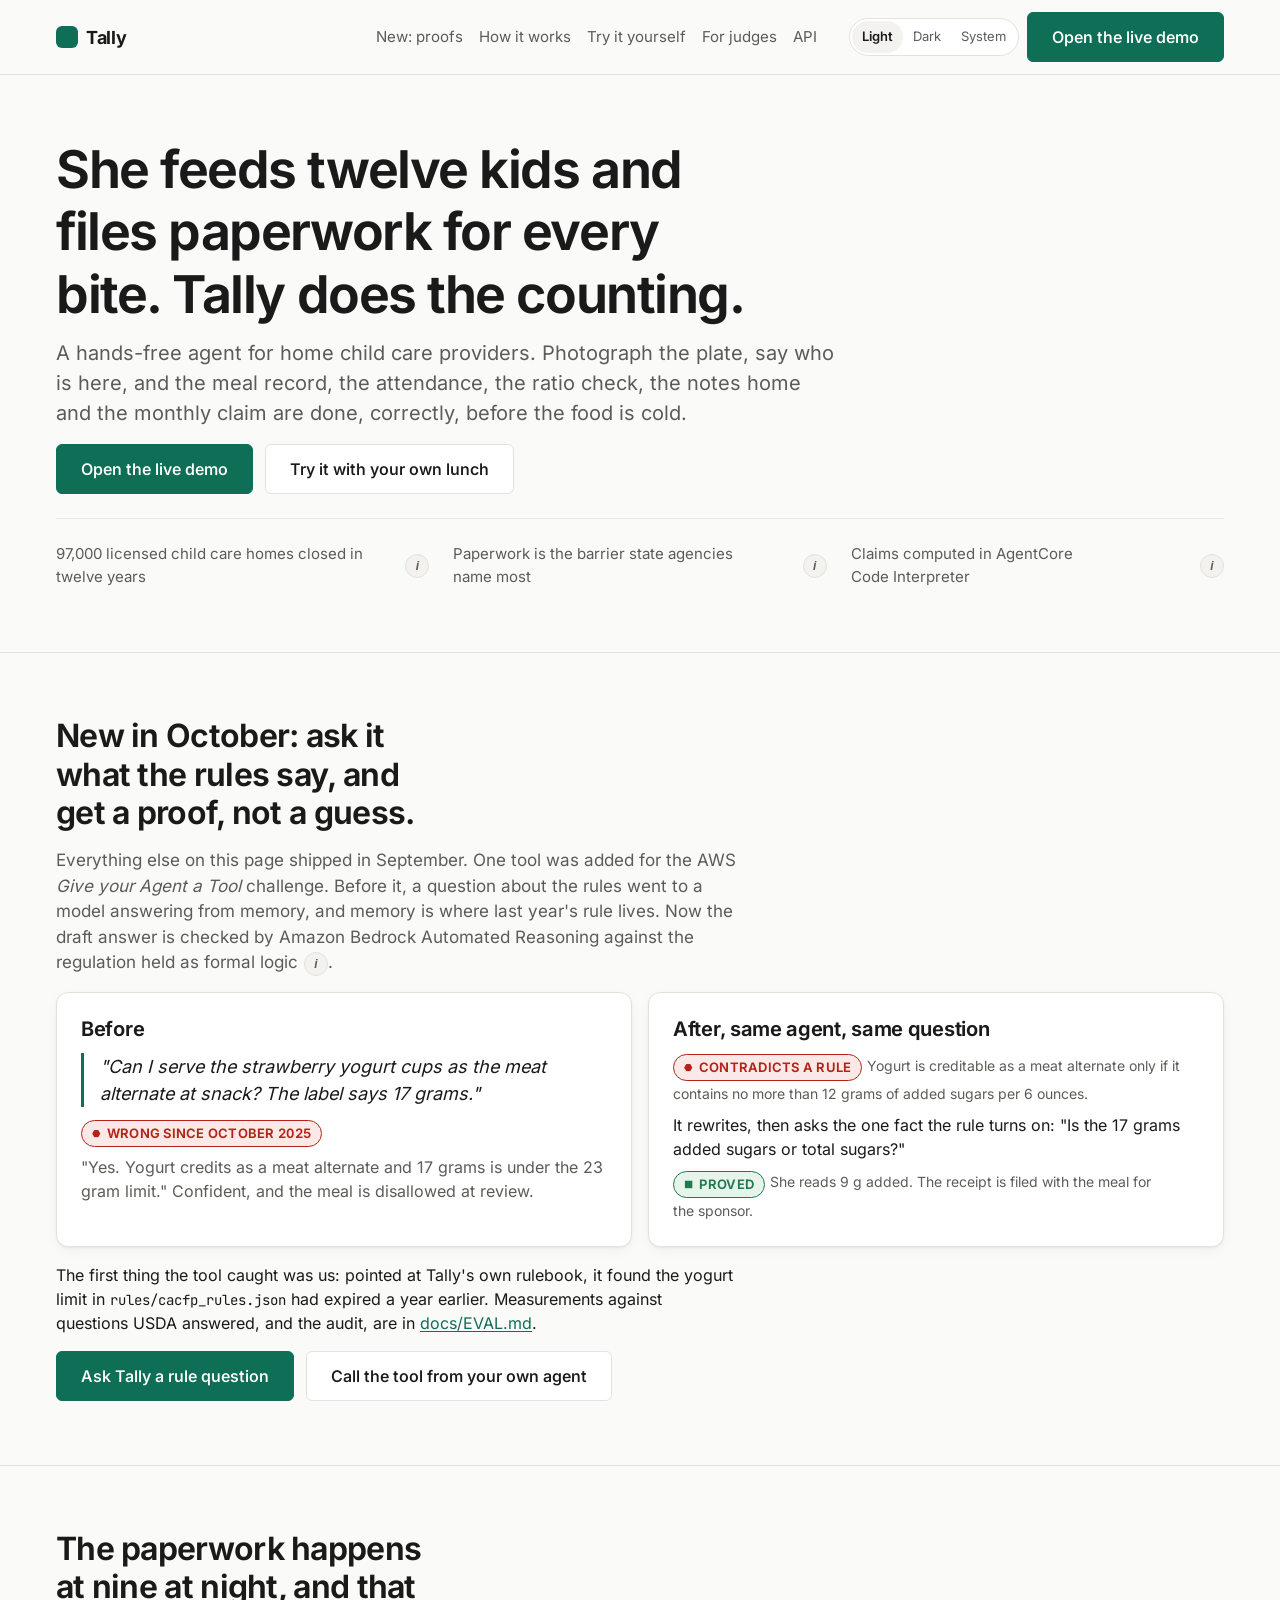
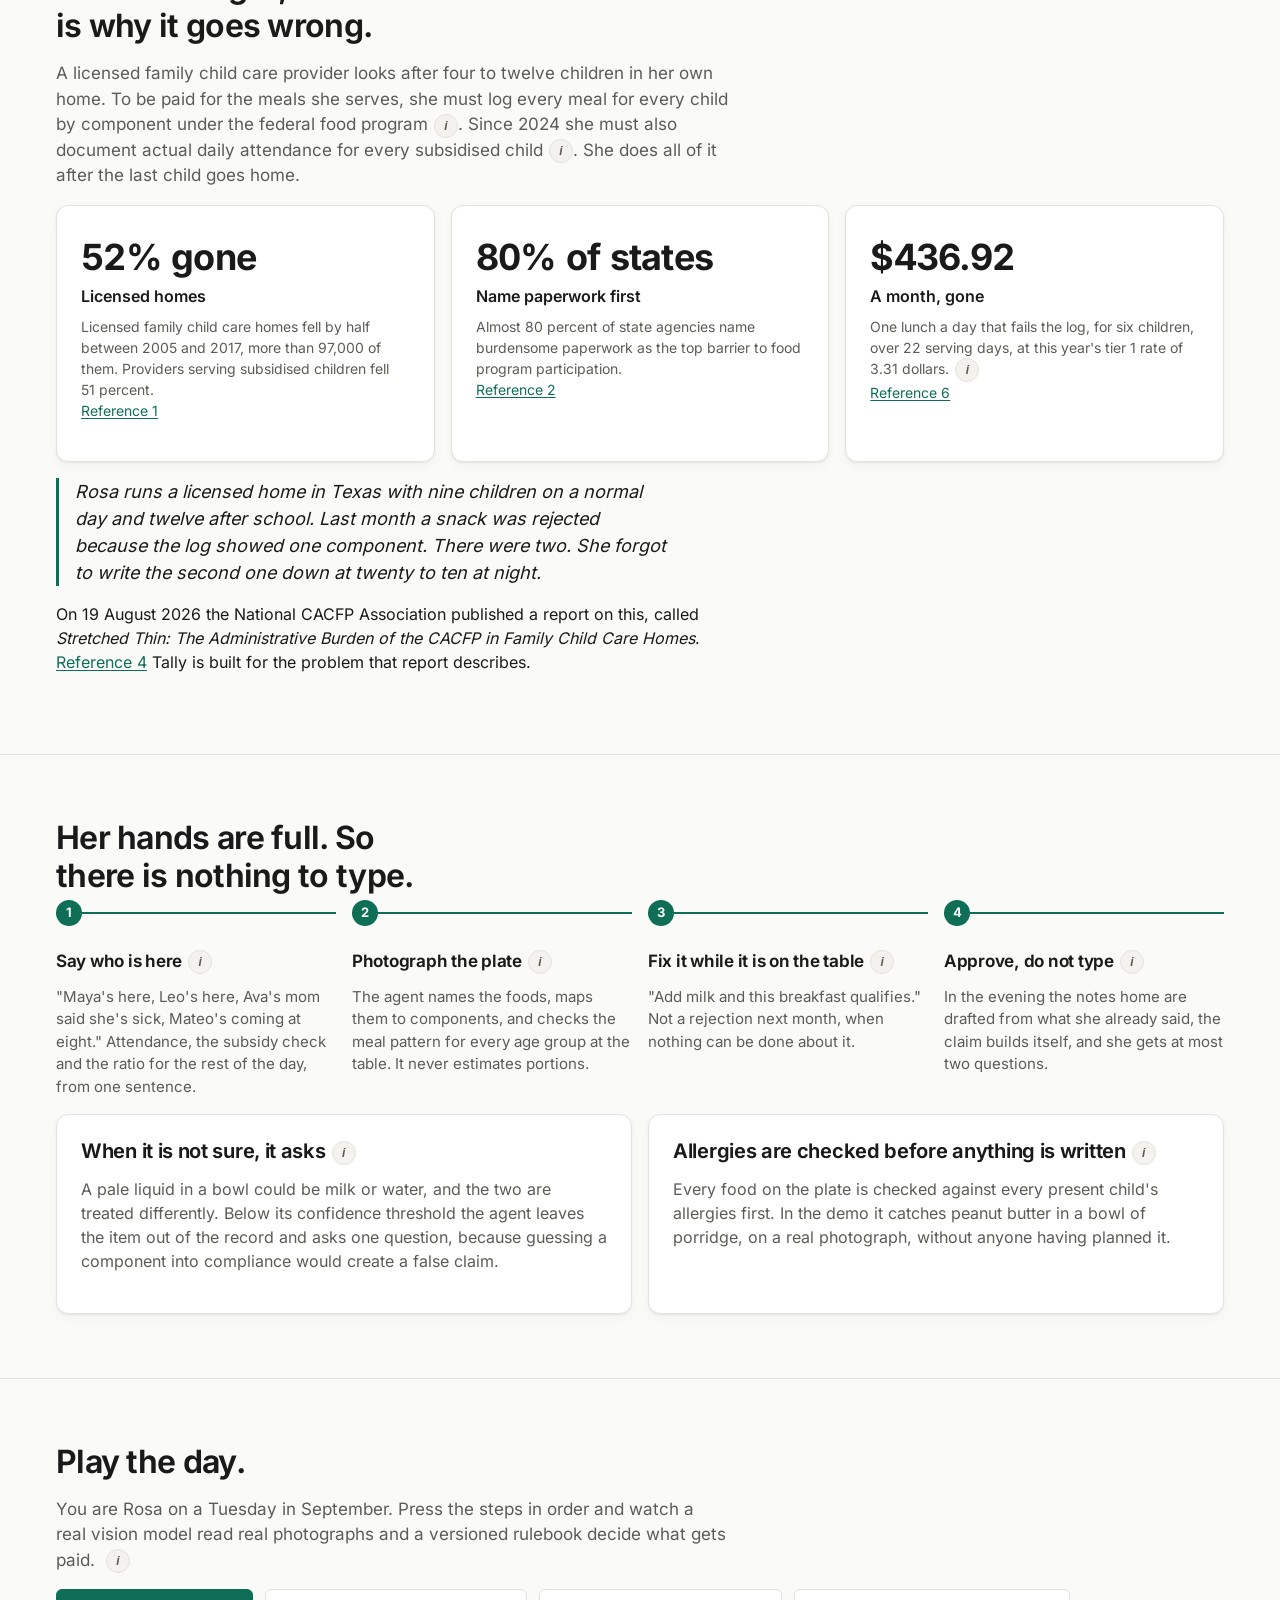
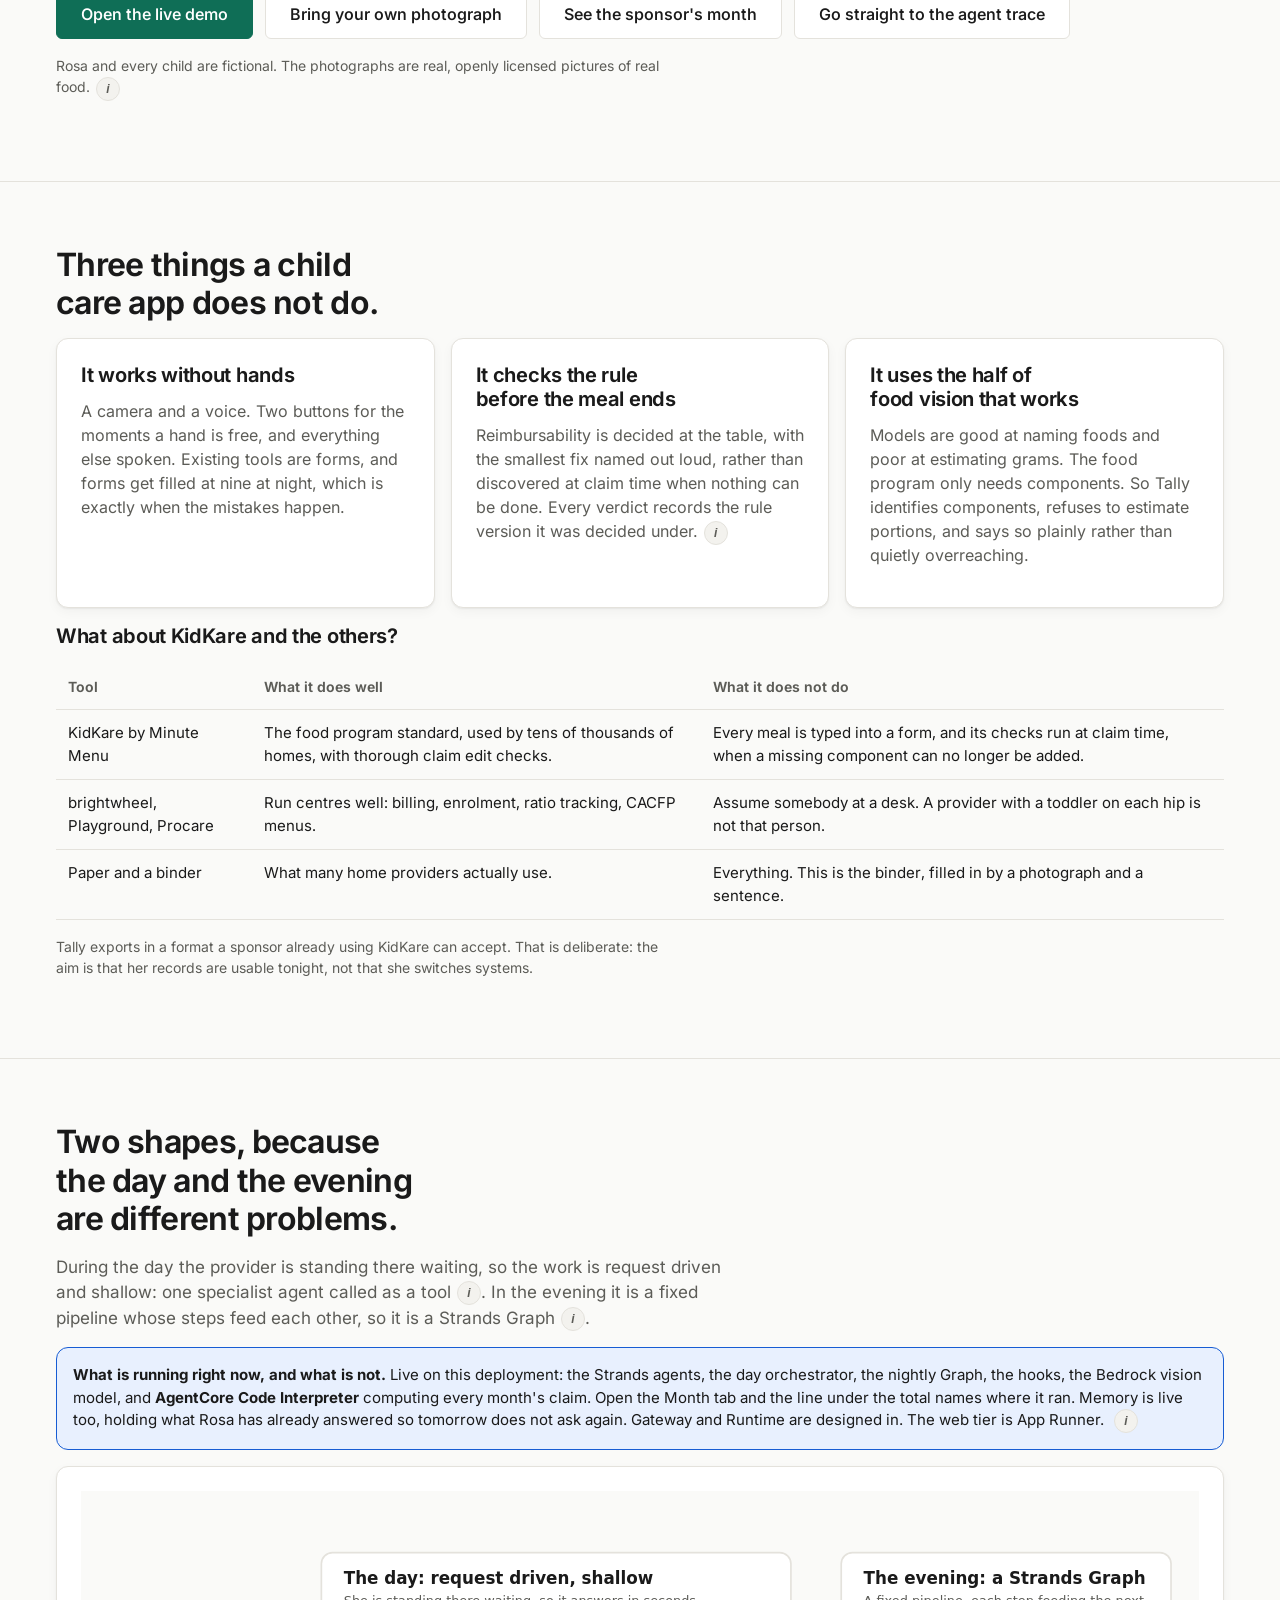
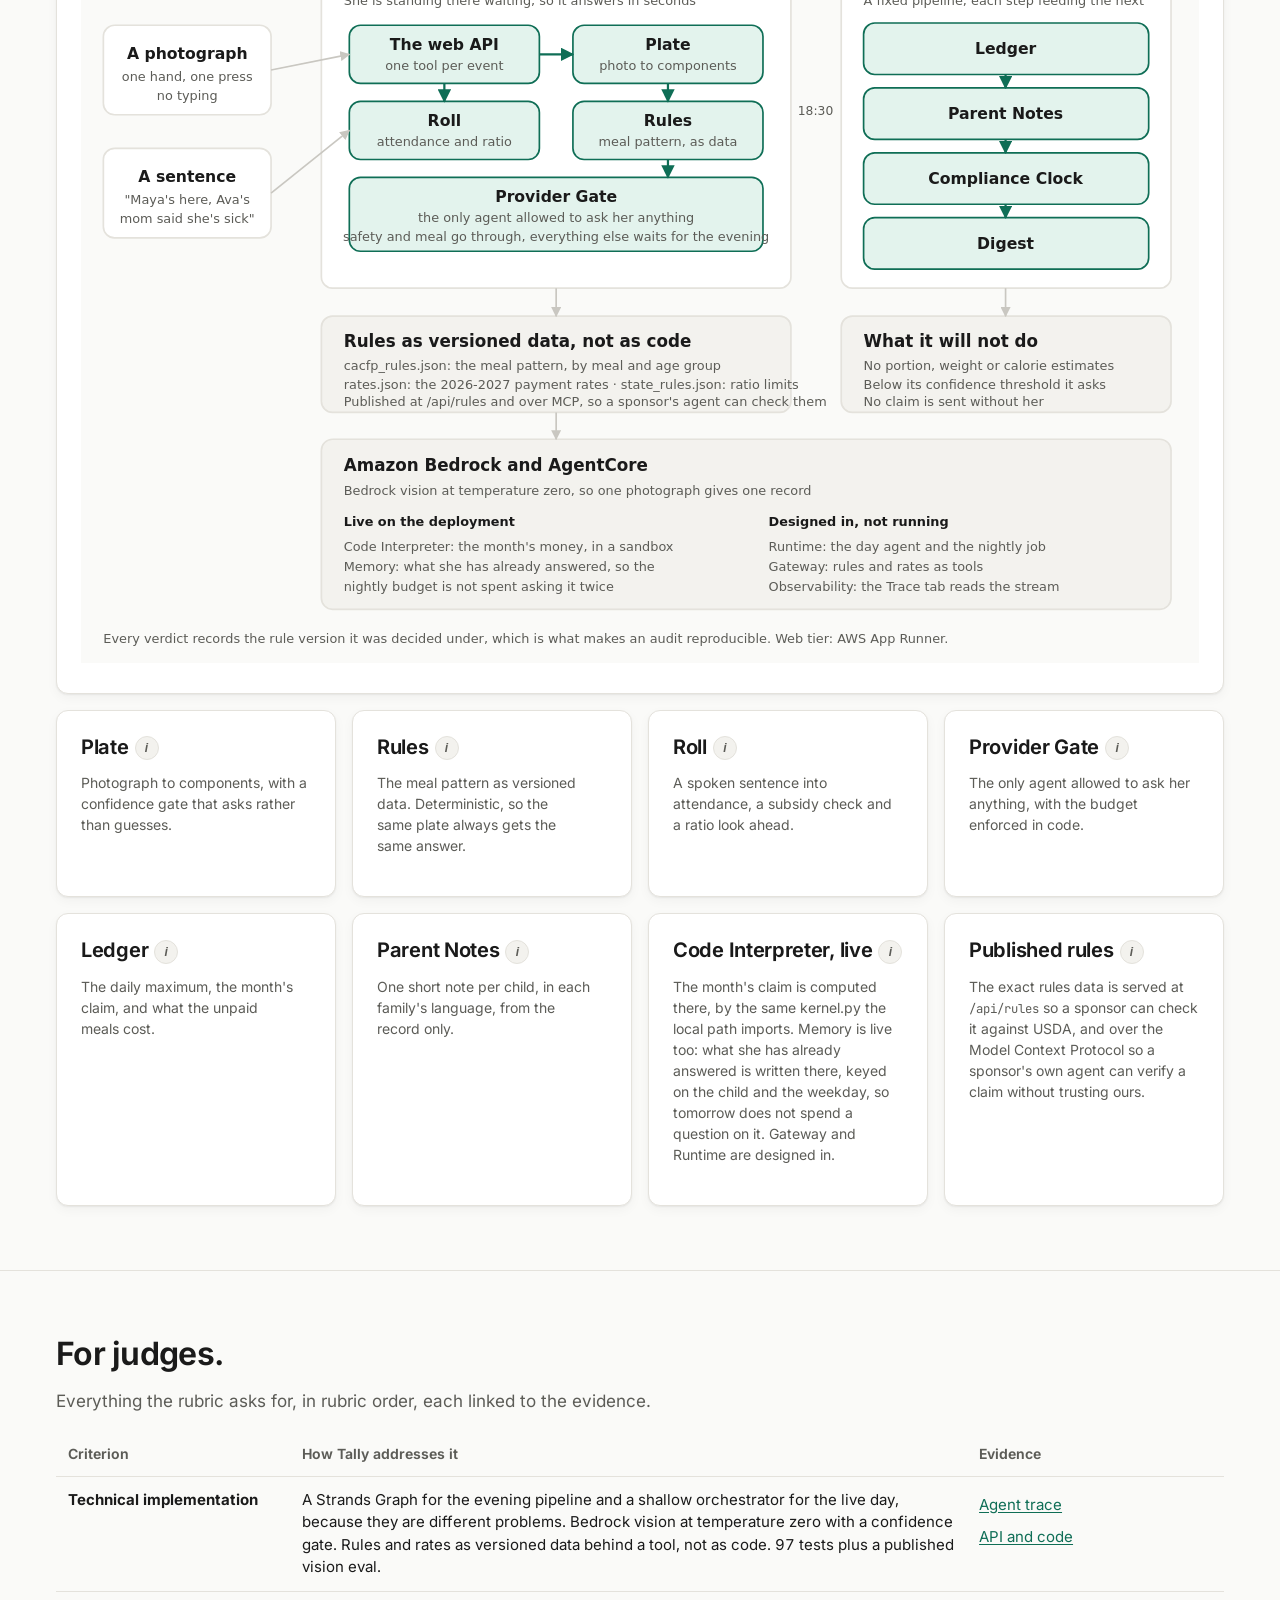
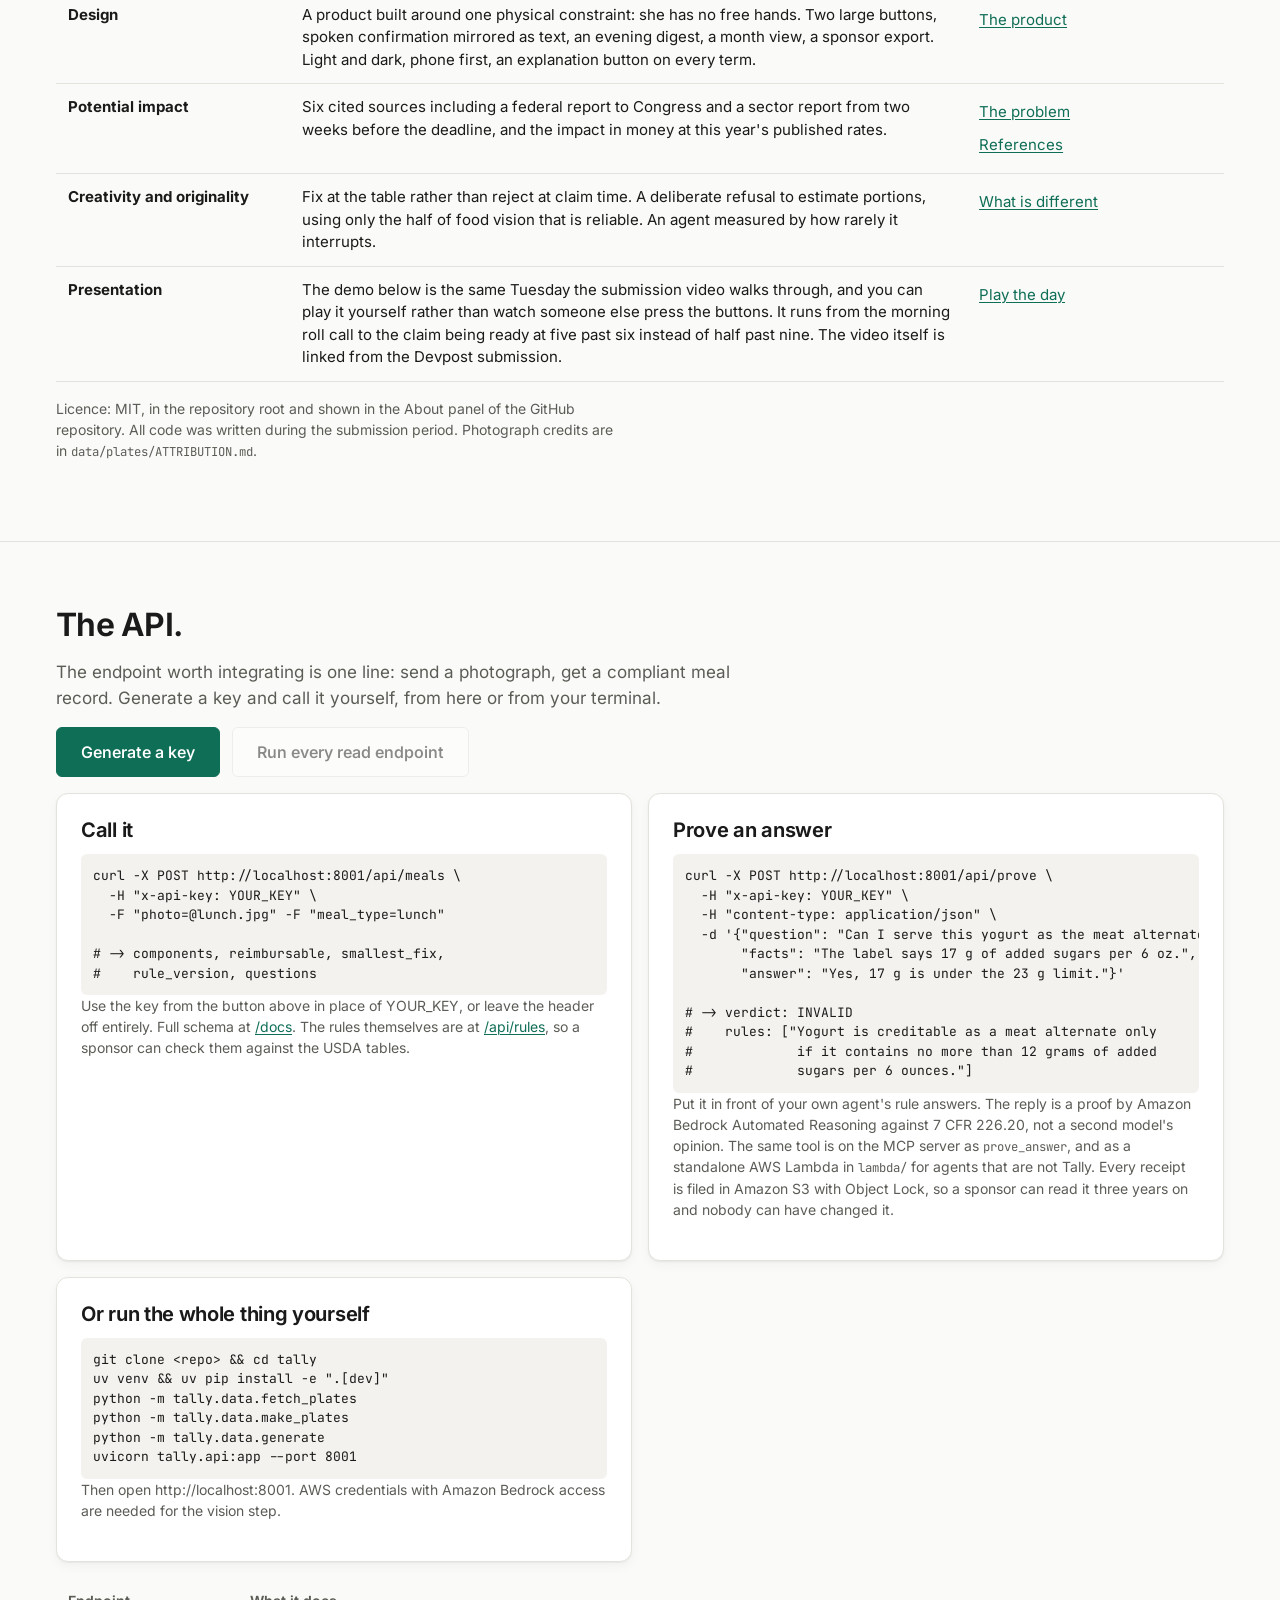
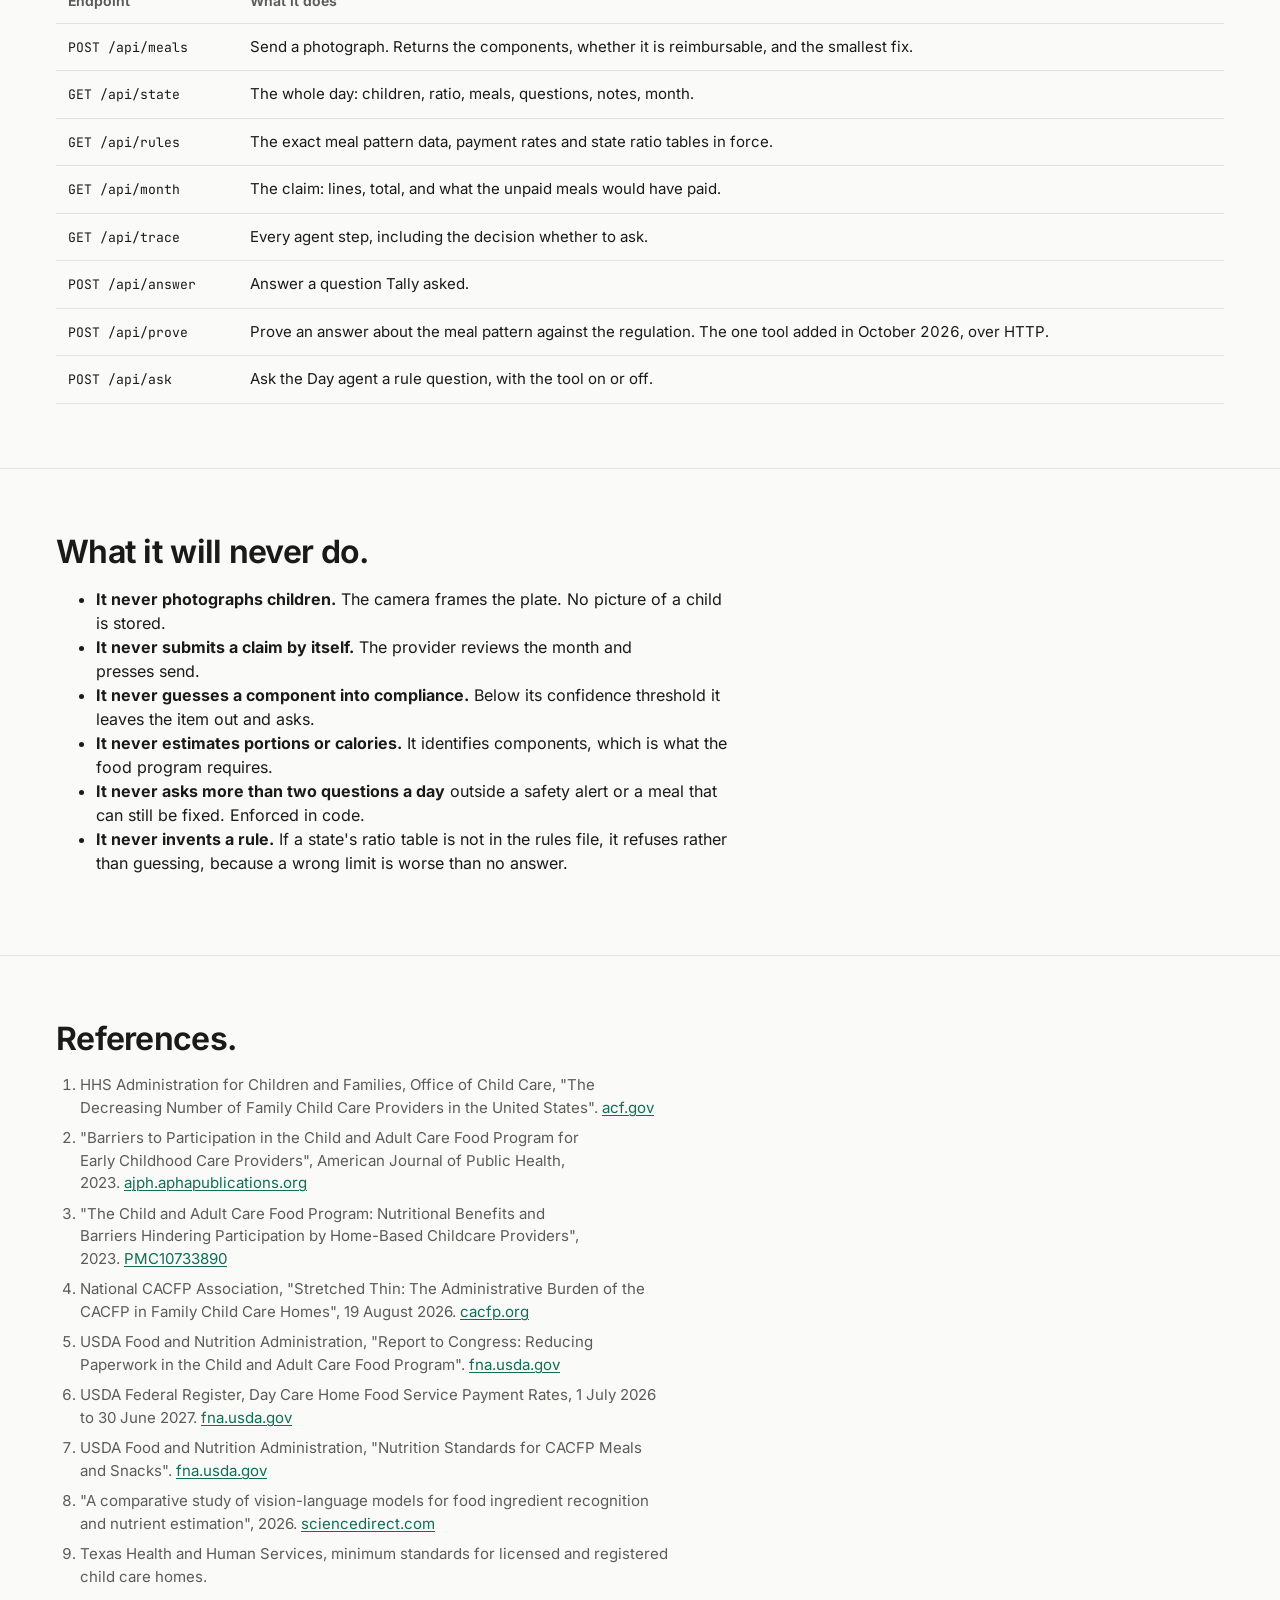
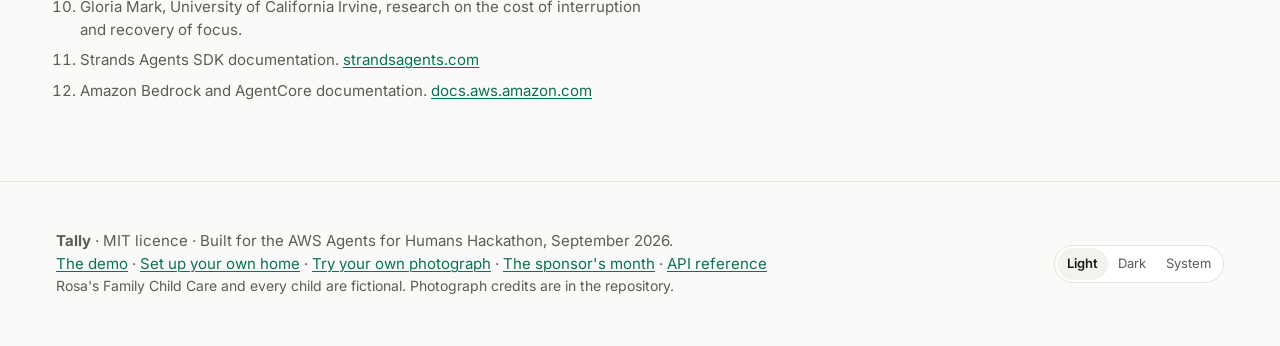
<file: web/index.html>
<!doctype html>
<html lang="en">
<head>
<meta charset="utf-8">
<meta name="viewport" content="width=device-width, initial-scale=1">
<title>Tally: she feeds twelve kids and files paperwork for every bite</title>
<meta name="description" content="A hands-free agent for home child care providers. Photograph the plate, say who is here, and the meal record, the attendance, the ratio check, the parent notes and the monthly claim are done before the food is cold.">
<!-- Link preview. A shared URL with no card is the first impression wasted. -->
<meta property="og:type" content="website">
<meta property="og:site_name" content="Tally">
<meta property="og:title" content="Tally: she feeds twelve kids and files paperwork for every bite">
<meta property="og:description" content="A hands-free agent for home child care providers. Photograph the plate, say who is here, and the meal record, the attendance, the ratio check, the parent notes and the monthly claim are done before the food is cold.">
<meta property="og:url" content="https://dtvxrkiam6.us-east-1.awsapprunner.com/">
<meta property="og:image" content="https://dtvxrkiam6.us-east-1.awsapprunner.com/social.png">
<meta property="og:image:width" content="1200">
<meta property="og:image:height" content="630">
<meta property="og:image:alt" content="Tally, built with the Strands Agents SDK on Amazon Bedrock">
<meta name="twitter:card" content="summary_large_image">
<meta name="twitter:title" content="Tally: she feeds twelve kids and files paperwork for every bite">
<meta name="twitter:description" content="A hands-free agent for home child care providers. Photograph the plate, say who is here, and the meal record, the attendance, the ratio check, the parent notes and the monthly claim are done before the food is cold.">
<meta name="twitter:image" content="https://dtvxrkiam6.us-east-1.awsapprunner.com/social.png">

<script>
  (function () {
    try {
      var m = localStorage.getItem("tally-theme");
      document.documentElement.setAttribute("data-theme", m && m !== "system" ? m : "light");
    } catch (e) {}
  })();
</script>
<link rel="preload" href="fonts/inter.woff2" as="font" type="font/woff2" crossorigin>
<link rel="stylesheet" href="fonts.css">
<link rel="stylesheet" href="styles.css">
<link rel="icon" href="data:image/svg+xml,<svg xmlns='http://www.w3.org/2000/svg' viewBox='0 0 32 32'><rect width='32' height='32' rx='7' fill='%230F6E56'/></svg>">
</head>
<body>
<a class="skip" href="#main">Skip to content</a>

<header class="site">
  <div class="bar">
    <a class="brand" href="index.html"><span class="mark" aria-hidden="true"></span> Tally</a>
    <nav aria-label="Main">
      <a href="#proof">New: proofs</a>
      <a href="#how">How it works</a>
      <a href="try.html">Try it yourself</a>
      <a href="#judges">For judges</a>
      <a href="#api">API</a>
    </nav>
    <div class="header-actions">
      <div class="theme-toggle"></div>
      <a class="btn primary" href="app.html">Open the live demo</a>
    </div>
  </div>
</header>

<main id="main">

<section class="hero">
  <div class="wrap">
    <h1>She feeds twelve kids and files paperwork for every bite. Tally does the counting.</h1>
    <p class="lede">
      A hands-free agent for home child care providers. Photograph the plate, say who is here, and
      the meal record, the attendance, the ratio check, the notes home and the monthly claim are
      done, correctly, before the food is cold.
    </p>
    <div class="btn-row">
      <a class="btn primary" href="app.html">Open the live demo</a>
      <a class="btn" href="try.html">Try it with your own lunch</a>
    </div>
    <p class="credibility">
      <span>97,000 licensed child care homes closed in twelve years<button class="info" data-tip="fcc" data-label="family child care"></button></span>
      <span>Paperwork is the barrier state agencies name most<button class="info" data-tip="cacfp" data-label="the food program"></button></span>
      <span>Claims computed in AgentCore Code Interpreter<button class="info" data-tip="where_it_runs" data-label="where it runs"></button></span>
    </p>
  </div>
</section>

<section class="band" id="proof">
  <div class="wrap stack">
    <h2>New in October: ask it what the rules say, and get a proof, not a guess.</h2>
    <p class="section-lede">
      Everything else on this page shipped in September. One tool was added for the AWS
      <em>Give your Agent a Tool</em> challenge. Before it, a question about the rules went to a model
      answering from memory, and memory is where last year's rule lives. Now the draft answer is
      checked by Amazon Bedrock Automated Reasoning against the regulation held as formal logic<button class="info" data-tip="prove_answer" data-label="proved answers"></button>.
    </p>

    <div class="grid cols-2">
      <div class="card">
        <h3>Before</h3>
        <p class="quote" style="margin:0 0 var(--s3)">"Can I serve the strawberry yogurt cups as the meat alternate at snack? The label says 17 grams."</p>
        <p style="margin:0"><span class="badge critical"><span class="shape" aria-hidden="true">&#x2B23;</span><span>wrong since October 2025</span></span></p>
        <p class="muted" style="margin:var(--s2) 0 0">"Yes. Yogurt credits as a meat alternate and 17 grams is under the 23 gram limit." Confident, and the meal is disallowed at review.</p>
      </div>
      <div class="card">
        <h3>After, same agent, same question</h3>
        <p style="margin:0 0 var(--s2)"><span class="badge critical"><span class="shape" aria-hidden="true">&#x2B23;</span><span>contradicts a rule</span></span>
          <span class="small muted"> Yogurt is creditable as a meat alternate only if it contains no more than 12 grams of added sugars per 6 ounces.</span></p>
        <p style="margin:0 0 var(--s2)">It rewrites, then asks the one fact the rule turns on: "Is the 17 grams added sugars or total sugars?"</p>
        <p style="margin:0"><span class="badge covered"><span class="shape" aria-hidden="true">&#x25A0;</span><span>proved</span></span>
          <span class="small muted"> She reads 9 g added. The receipt is filed with the meal for the sponsor.</span></p>
      </div>
    </div>

    <p>
      The first thing the tool caught was us: pointed at Tally's own rulebook, it found the yogurt
      limit in <code>rules/cacfp_rules.json</code> had expired a year earlier. Measurements against
      questions USDA answered, and the audit, are in
      <a href="https://github.com/usv240/tally/blob/prove/docs/EVAL.md">docs/EVAL.md</a>.
    </p>
    <div class="btn-row">
      <a class="btn primary" href="app.html#ask">Ask Tally a rule question</a>
      <a class="btn" href="#api">Call the tool from your own agent</a>
    </div>
  </div>
</section>

<section class="band" id="problem">
  <div class="wrap stack">
    <h2>The paperwork happens at nine at night, and that is why it goes wrong.</h2>
    <p class="section-lede">
      A licensed family child care provider looks after four to twelve children in her own home. To
      be paid for the meals she serves, she must log every meal for every child by component under
      the federal food program<button class="info" data-tip="cacfp" data-label="CACFP"></button>.
      Since 2024 she must also document actual daily attendance for every subsidised child<button class="info" data-tip="subsidy_authorization" data-label="subsidy authorisation"></button>.
      She does all of it after the last child goes home.
    </p>

    <div class="grid cols-3">
      <div class="card">
        <span class="stat">52% gone</span>
        <span class="stat-label">Licensed homes</span>
        <p class="muted small">Licensed family child care homes fell by half between 2005 and 2017,
        more than 97,000 of them. Providers serving subsidised children fell 51 percent.<br><a href="#refs">Reference 1</a></p>
      </div>
      <div class="card">
        <span class="stat">80% of states</span>
        <span class="stat-label">Name paperwork first</span>
        <p class="muted small">Almost 80 percent of state agencies name burdensome paperwork as the
        top barrier to food program participation.<br><a href="#refs">Reference 2</a></p>
      </div>
      <div class="card">
        <span class="stat">$436.92</span>
        <span class="stat-label">A month, gone</span>
        <p class="muted small">One lunch a day that fails the log, for six children, over 22 serving
        days, at this year's tier 1 rate of 3.31 dollars.<button class="info" data-tip="lost_amount" data-label="the lost amount"></button><br><a href="#refs">Reference 6</a></p>
      </div>
    </div>

    <p class="quote">
      Rosa runs a licensed home in Texas with nine children on a normal day and twelve after school.
      Last month a snack was rejected because the log showed one component. There were two. She
      forgot to write the second one down at twenty to ten at night.
    </p>

    <p>
      On 19 August 2026 the National CACFP Association published a report on this, called
      <em>Stretched Thin: The Administrative Burden of the CACFP in Family Child Care Homes</em>.
      <a href="#refs">Reference 4</a> Tally is built for the problem that report describes.
    </p>
  </div>
</section>

<section class="band" id="how">
  <div class="wrap stack">
    <h2>Her hands are full. So there is nothing to type.</h2>

    <div class="steps">
      <div class="step">
        <h3>Say who is here<button class="info" data-tip="agent_roll" data-label="the Roll agent"></button></h3>
        <p>"Maya's here, Leo's here, Ava's mom said she's sick, Mateo's coming at eight."
        Attendance, the subsidy check and the ratio for the rest of the day, from one sentence.</p>
      </div>
      <div class="step">
        <h3>Photograph the plate<button class="info" data-tip="agent_plate" data-label="the Plate agent"></button></h3>
        <p>The agent names the foods, maps them to components, and checks the meal pattern for every
        age group at the table. It never estimates portions.</p>
      </div>
      <div class="step">
        <h3>Fix it while it is on the table<button class="info" data-tip="smallest_fix" data-label="the smallest fix"></button></h3>
        <p>"Add milk and this breakfast qualifies." Not a rejection next month, when nothing can be
        done about it.</p>
      </div>
      <div class="step">
        <h3>Approve, do not type<button class="info" data-tip="question_budget" data-label="the question budget"></button></h3>
        <p>In the evening the notes home are drafted from what she already said, the claim builds
        itself, and she gets at most two questions.</p>
      </div>
    </div>

    <div class="grid cols-2">
      <div class="card">
        <h3>When it is not sure, it asks<button class="info" data-tip="confidence" data-label="confidence"></button></h3>
        <p class="muted">A pale liquid in a bowl could be milk or water, and the two are treated
        differently. Below its confidence threshold the agent leaves the item out of the record and
        asks one question, because guessing a component into compliance would create a false claim.</p>
      </div>
      <div class="card">
        <h3>Allergies are checked before anything is written<button class="info" data-tip="allergy_check" data-label="the allergy check"></button></h3>
        <p class="muted">Every food on the plate is checked against every present child's allergies
        first. In the demo it catches peanut butter in a bowl of porridge, on a real photograph,
        without anyone having planned it.</p>
      </div>
    </div>
  </div>
</section>

<section class="band" id="demo">
  <div class="wrap stack">
    <h2>Play the day.</h2>
    <p class="section-lede">
      You are Rosa on a Tuesday in September. Press the steps in order and watch a real vision model
      read real photographs and a versioned rulebook decide what gets paid.
      <button class="info" data-tip="judge_mode" data-label="judge mode"></button>
    </p>
    <div class="btn-row">
      <a class="btn primary" href="app.html">Open the live demo</a>
      <a class="btn" href="try.html">Bring your own photograph</a>
      <a class="btn" href="sponsor.html">See the sponsor's month</a>
      <a class="btn" href="app.html#trace">Go straight to the agent trace</a>
    </div>
    <p class="small muted">
      Rosa and every child are fictional. The photographs are real, openly licensed pictures of real
      food.<button class="info" data-tip="real_photos" data-label="the photographs"></button>
    </p>
  </div>
</section>

<section class="band" id="different">
  <div class="wrap stack">
    <h2>Three things a child care app does not do.</h2>

    <div class="grid cols-3">
      <div class="card">
        <h3>It works without hands</h3>
        <p class="muted">A camera and a voice. Two buttons for the moments a hand is free, and
        everything else spoken. Existing tools are forms, and forms get filled at nine at night,
        which is exactly when the mistakes happen.</p>
      </div>
      <div class="card">
        <h3>It checks the rule before the meal ends</h3>
        <p class="muted">Reimbursability is decided at the table, with the smallest fix named out
        loud, rather than discovered at claim time when nothing can be done. Every verdict records
        the rule version it was decided under.<button class="info" data-tip="rule_version" data-label="the rule version"></button></p>
      </div>
      <div class="card">
        <h3>It uses the half of food vision that works</h3>
        <p class="muted">Models are good at naming foods and poor at estimating grams. The food
        program only needs components. So Tally identifies components, refuses to estimate portions,
        and says so plainly rather than quietly overreaching.</p>
      </div>
    </div>

    <h3>What about KidKare and the others?</h3>
    <div class="scroll-x">
      <table class="plain">
        <thead><tr><th>Tool</th><th>What it does well</th><th>What it does not do</th></tr></thead>
        <tbody>
          <tr>
            <td>KidKare by Minute Menu</td>
            <td>The food program standard, used by tens of thousands of homes, with thorough claim edit checks.</td>
            <td>Every meal is typed into a form, and its checks run at claim time, when a missing component can no longer be added.</td>
          </tr>
          <tr>
            <td>brightwheel, Playground, Procare</td>
            <td>Run centres well: billing, enrolment, ratio tracking, CACFP menus.</td>
            <td>Assume somebody at a desk. A provider with a toddler on each hip is not that person.</td>
          </tr>
          <tr>
            <td>Paper and a binder</td>
            <td>What many home providers actually use.</td>
            <td>Everything. This is the binder, filled in by a photograph and a sentence.</td>
          </tr>
        </tbody>
      </table>
    </div>
    <p class="small muted">Tally exports in a format a sponsor already using KidKare can accept.
    That is deliberate: the aim is that her records are usable tonight, not that she switches
    systems.</p>
  </div>
</section>

<section class="band" id="built">
  <div class="wrap stack">
    <h2>Two shapes, because the day and the evening are different problems.</h2>
    <p class="section-lede">
      During the day the provider is standing there waiting, so the work is request driven and
      shallow: one specialist agent called as a tool<button class="info" data-tip="day_orchestrator" data-label="the day orchestrator"></button>.
      In the evening it is a fixed pipeline whose steps feed each other, so it is a Strands
      Graph<button class="info" data-tip="nightly_graph" data-label="the nightly Graph"></button>.
    </p>

    <div class="notice">
      <strong>What is running right now, and what is not.</strong>
      Live on this deployment: the Strands agents, the day orchestrator, the nightly Graph, the
      hooks, the Bedrock vision model, and <strong>AgentCore Code Interpreter</strong> computing
      every month's claim. Open the Month tab and the line under the total names where it ran.
      Memory is live too, holding what Rosa has already answered so tomorrow does not ask again. Gateway and Runtime are designed in. The web tier is App Runner.
      <button class="info" data-tip="where_it_runs" data-label="where it runs"></button>
    </div>

    <div class="card">
      <img src="architecture.svg" data-dark-src="architecture-dark.svg" alt="Architecture diagram. During the day, the web API calls one tool per event: log_plate, which runs the Plate agent on Bedrock vision, take_roll, record_substitution, answer_open_question or today_so_far. Provider Gate is the only agent allowed to interrupt her. In the evening, a Strands Graph runs Ledger, then Parent Notes, then Compliance Clock, then the Digest. The meal pattern, the payment rates and the state ratio limits are versioned JSON published at an endpoint rather than written as code. AgentCore Code Interpreter computes the month's money from the same kernel file the local path imports; AgentCore Memory holds what she has already answered so tomorrow does not ask again. Runtime and Gateway are designed in rather than running. The web tier is AWS App Runner." style="width:100%;height:auto">
    </div>

    <div class="grid cols-4">
      <div class="card"><h3>Plate<button class="info" data-tip="agent_plate" data-label="Plate"></button></h3><p class="muted small">Photograph to components, with a confidence gate that asks rather than guesses.</p></div>
      <div class="card"><h3>Rules<button class="info" data-tip="agent_rules" data-label="Rules"></button></h3><p class="muted small">The meal pattern as versioned data. Deterministic, so the same plate always gets the same answer.</p></div>
      <div class="card"><h3>Roll<button class="info" data-tip="agent_roll" data-label="Roll"></button></h3><p class="muted small">A spoken sentence into attendance, a subsidy check and a ratio look ahead.</p></div>
      <div class="card"><h3>Provider Gate<button class="info" data-tip="agent_gate" data-label="Provider Gate"></button></h3><p class="muted small">The only agent allowed to ask her anything, with the budget enforced in code.</p></div>
      <div class="card"><h3>Ledger<button class="info" data-tip="agent_ledger" data-label="Ledger"></button></h3><p class="muted small">The daily maximum, the month's claim, and what the unpaid meals cost.</p></div>
      <div class="card"><h3>Parent Notes<button class="info" data-tip="agent_notes" data-label="Parent Notes"></button></h3><p class="muted small">One short note per child, in each family's language, from the record only.</p></div>
      <div class="card"><h3>Code Interpreter, live<button class="info" data-tip="where_it_runs" data-label="where it runs"></button></h3><p class="muted small">The month's claim is computed there, by the same kernel.py the local path imports. Memory is live too: what she has already answered is written there, keyed on the child and the weekday, so tomorrow does not spend a question on it. Gateway and Runtime are designed in.</p></div>
      <div class="card"><h3>Published rules<button class="info" data-tip="agentcore_gateway" data-label="the Gateway"></button></h3><p class="muted small">The exact rules data is served at <code>/api/rules</code> so a sponsor can check it against USDA, and over the Model Context Protocol so a sponsor's own agent can verify a claim without trusting ours.</p></div>
    </div>
  </div>
</section>

<section class="band" id="judges">
  <div class="wrap stack">
    <h2>For judges.</h2>
    <p class="section-lede">Everything the rubric asks for, in rubric order, each linked to the evidence.</p>
    <div class="scroll-x">
      <table class="plain">
        <thead><tr><th style="width:20%">Criterion</th><th>How Tally addresses it</th><th style="width:22%">Evidence</th></tr></thead>
        <tbody>
          <tr>
            <td><strong>Technical implementation</strong></td>
            <td>A Strands Graph for the evening pipeline and a shallow orchestrator for the live day,
            because they are different problems. Bedrock vision at temperature zero with a confidence
            gate. Rules and rates as versioned data behind a tool, not as code. 97 tests plus a
            published vision eval.</td>
            <td><a href="app.html#trace">Agent trace</a><br><a href="#api">API and code</a></td>
          </tr>
          <tr>
            <td><strong>Design</strong></td>
            <td>A product built around one physical constraint: she has no free hands. Two large
            buttons, spoken confirmation mirrored as text, an evening digest, a month view, a
            sponsor export. Light and dark, phone first, an explanation button on every term.</td>
            <td><a href="app.html">The product</a></td>
          </tr>
          <tr>
            <td><strong>Potential impact</strong></td>
            <td>Six cited sources including a federal report to Congress and a sector report from two
            weeks before the deadline, and the impact in money at this year's published rates.</td>
            <td><a href="#problem">The problem</a><br><a href="#refs">References</a></td>
          </tr>
          <tr>
            <td><strong>Creativity and originality</strong></td>
            <td>Fix at the table rather than reject at claim time. A deliberate refusal to estimate
            portions, using only the half of food vision that is reliable. An agent measured by how
            rarely it interrupts.</td>
            <td><a href="#different">What is different</a></td>
          </tr>
          <tr>
            <td><strong>Presentation</strong></td>
            <td>The demo below is the same Tuesday the submission video walks through, and you can
            play it yourself rather than watch someone else press the buttons. It runs from the
            morning roll call to the claim being ready at five past six instead of half past nine.
            The video itself is linked from the Devpost submission.</td>
            <td><a href="#demo">Play the day</a></td>
          </tr>
        </tbody>
      </table>
    </div>
    <p class="small muted">
      Licence: MIT, in the repository root and shown in the About panel of the GitHub repository. All code was written
      during the submission period. Photograph credits are in <code>data/plates/ATTRIBUTION.md</code>.
    </p>
  </div>
</section>

<section class="band" id="api">
  <div class="wrap stack">
    <h2>The API.</h2>
    <p class="section-lede">The endpoint worth integrating is one line: send a photograph, get a compliant meal record. Generate a key and call it yourself, from here or from your terminal.</p>

    <div id="api-try"></div>

    <div class="grid cols-2">
      <div class="card">
        <h3>Call it</h3>
        <pre class="formula">curl -X POST http://localhost:8001/api/meals \
  -H "x-api-key: YOUR_KEY" \
  -F "photo=@lunch.jpg" -F "meal_type=lunch"

# -> components, reimbursable, smallest_fix,
#    rule_version, questions</pre>
        <p class="muted small">Use the key from the button above in place of YOUR_KEY, or leave the header off entirely. Full schema at <a href="/docs">/docs</a>. The rules themselves are at
        <a href="/api/rules">/api/rules</a>, so a sponsor can check them against the USDA tables.</p>
      </div>
      <div class="card">
        <h3>Prove an answer</h3>
        <pre class="formula">curl -X POST http://localhost:8001/api/prove \
  -H "x-api-key: YOUR_KEY" \
  -H "content-type: application/json" \
  -d '{"question": "Can I serve this yogurt as the meat alternate?",
       "facts": "The label says 17 g of added sugars per 6 oz.",
       "answer": "Yes, 17 g is under the 23 g limit."}'

# -> verdict: INVALID
#    rules: ["Yogurt is creditable as a meat alternate only
#             if it contains no more than 12 grams of added
#             sugars per 6 ounces."]</pre>
        <p class="muted small">Put it in front of your own agent's rule answers. The reply is a proof
        by Amazon Bedrock Automated Reasoning against 7 CFR 226.20, not a second model's opinion.
        The same tool is on the MCP server as <code>prove_answer</code>, and as a standalone AWS
        Lambda in <code>lambda/</code> for agents that are not Tally. Every receipt is filed in
        Amazon S3 with Object Lock, so a sponsor can read it three years on and nobody can have
        changed it.</p>
      </div>
      <div class="card">
        <h3>Or run the whole thing yourself</h3>
        <pre class="formula">git clone &lt;repo&gt; &amp;&amp; cd tally
uv venv &amp;&amp; uv pip install -e ".[dev]"
python -m tally.data.fetch_plates
python -m tally.data.make_plates
python -m tally.data.generate
uvicorn tally.api:app --port 8001</pre>
        <p class="muted small">Then open http://localhost:8001. AWS credentials with Amazon Bedrock
        access are needed for the vision step.</p>
      </div>
    </div>

    <div class="scroll-x">
      <table class="plain">
        <thead><tr><th>Endpoint</th><th>What it does</th></tr></thead>
        <tbody>
          <tr><td><code>POST /api/meals</code></td><td>Send a photograph. Returns the components, whether it is reimbursable, and the smallest fix.</td></tr>
          <tr><td><code>GET /api/state</code></td><td>The whole day: children, ratio, meals, questions, notes, month.</td></tr>
          <tr><td><code>GET /api/rules</code></td><td>The exact meal pattern data, payment rates and state ratio tables in force.</td></tr>
          <tr><td><code>GET /api/month</code></td><td>The claim: lines, total, and what the unpaid meals would have paid.</td></tr>
          <tr><td><code>GET /api/trace</code></td><td>Every agent step, including the decision whether to ask.</td></tr>
          <tr><td><code>POST /api/answer</code></td><td>Answer a question Tally asked.</td></tr>
          <tr><td><code>POST /api/prove</code></td><td>Prove an answer about the meal pattern against the regulation. The one tool added in October 2026, over HTTP.</td></tr>
          <tr><td><code>POST /api/ask</code></td><td>Ask the Day agent a rule question, with the tool on or off.</td></tr>
        </tbody>
      </table>
    </div>
  </div>
</section>

<section class="band" id="safety">
  <div class="wrap stack">
    <h2>What it will never do.</h2>
    <ul>
      <li><strong>It never photographs children.</strong> The camera frames the plate. No picture of a child is stored.</li>
      <li><strong>It never submits a claim by itself.</strong> The provider reviews the month and presses send.</li>
      <li><strong>It never guesses a component into compliance.</strong> Below its confidence threshold it leaves the item out and asks.</li>
      <li><strong>It never estimates portions or calories.</strong> It identifies components, which is what the food program requires.</li>
      <li><strong>It never asks more than two questions a day</strong> outside a safety alert or a meal that can still be fixed. Enforced in code.</li>
      <li><strong>It never invents a rule.</strong> If a state's ratio table is not in the rules file, it refuses rather than guessing, because a wrong limit is worse than no answer.</li>
    </ul>
  </div>
</section>

<section class="band" id="refs">
  <div class="wrap stack">
    <h2>References.</h2>
    <ol class="refs">
      <li>HHS Administration for Children and Families, Office of Child Care, "The Decreasing Number of Family Child Care Providers in the United States". <a href="https://acf.gov/occ/news/decreasing-number-family-child-care-providers-united-states">acf.gov</a></li>
      <li>"Barriers to Participation in the Child and Adult Care Food Program for Early Childhood Care Providers", American Journal of Public Health, 2023. <a href="https://ajph.aphapublications.org/doi/10.2105/AJPH.2023.307473">ajph.aphapublications.org</a></li>
      <li>"The Child and Adult Care Food Program: Nutritional Benefits and Barriers Hindering Participation by Home-Based Childcare Providers", 2023. <a href="https://pmc.ncbi.nlm.nih.gov/articles/PMC10733890/">PMC10733890</a></li>
      <li>National CACFP Association, "Stretched Thin: The Administrative Burden of the CACFP in Family Child Care Homes", 19 August 2026. <a href="https://www.cacfp.org/2026/08/19/stretched-thin-the-administrative-burden-of-the-cacfp-in-family-child-care-homes/">cacfp.org</a></li>
      <li>USDA Food and Nutrition Administration, "Report to Congress: Reducing Paperwork in the Child and Adult Care Food Program". <a href="https://www.fna.usda.gov/research/cacfp/reducing-paperwork">fna.usda.gov</a></li>
      <li>USDA Federal Register, Day Care Home Food Service Payment Rates, 1 July 2026 to 30 June 2027. <a href="https://www.fna.usda.gov/cacfp/reimbursement-rates">fna.usda.gov</a></li>
      <li>USDA Food and Nutrition Administration, "Nutrition Standards for CACFP Meals and Snacks". <a href="https://www.fna.usda.gov/cacfp/nutrition-standards">fna.usda.gov</a></li>
      <li>"A comparative study of vision-language models for food ingredient recognition and nutrient estimation", 2026. <a href="https://www.sciencedirect.com/science/article/pii/S266592712600105X">sciencedirect.com</a></li>
      <li>Texas Health and Human Services, minimum standards for licensed and registered child care homes.</li>
      <li>Gloria Mark, University of California Irvine, research on the cost of interruption and recovery of focus.</li>
      <li>Strands Agents SDK documentation. <a href="https://strandsagents.com/">strandsagents.com</a></li>
      <li>Amazon Bedrock and AgentCore documentation. <a href="https://docs.aws.amazon.com/bedrock-agentcore/">docs.aws.amazon.com</a></li>
    </ol>
  </div>
</section>

</main>

<footer class="site">
  <div class="wrap">
    <div>
      <strong>Tally</strong> &middot; MIT licence &middot; Built for the AWS Agents for Humans
      Hackathon, September 2026.
      <br>
      <a href="app.html">The demo</a> &middot; <a href="start.html">Set up your own home</a>
      &middot; <a href="try.html">Try your own photograph</a>
      &middot; <a href="sponsor.html">The sponsor's month</a>
      &middot; <a href="/docs">API reference</a>
      <br>
      <span class="small">Rosa's Family Child Care and every child are fictional. Photograph credits
      are in the repository.</span>
    </div>
    <div class="theme-toggle"></div>
  </div>
</footer>

<script src="apitry.js"></script>
<script src="infotips.js"></script>
<script src="common.js"></script>
</body>
</html>
</file>
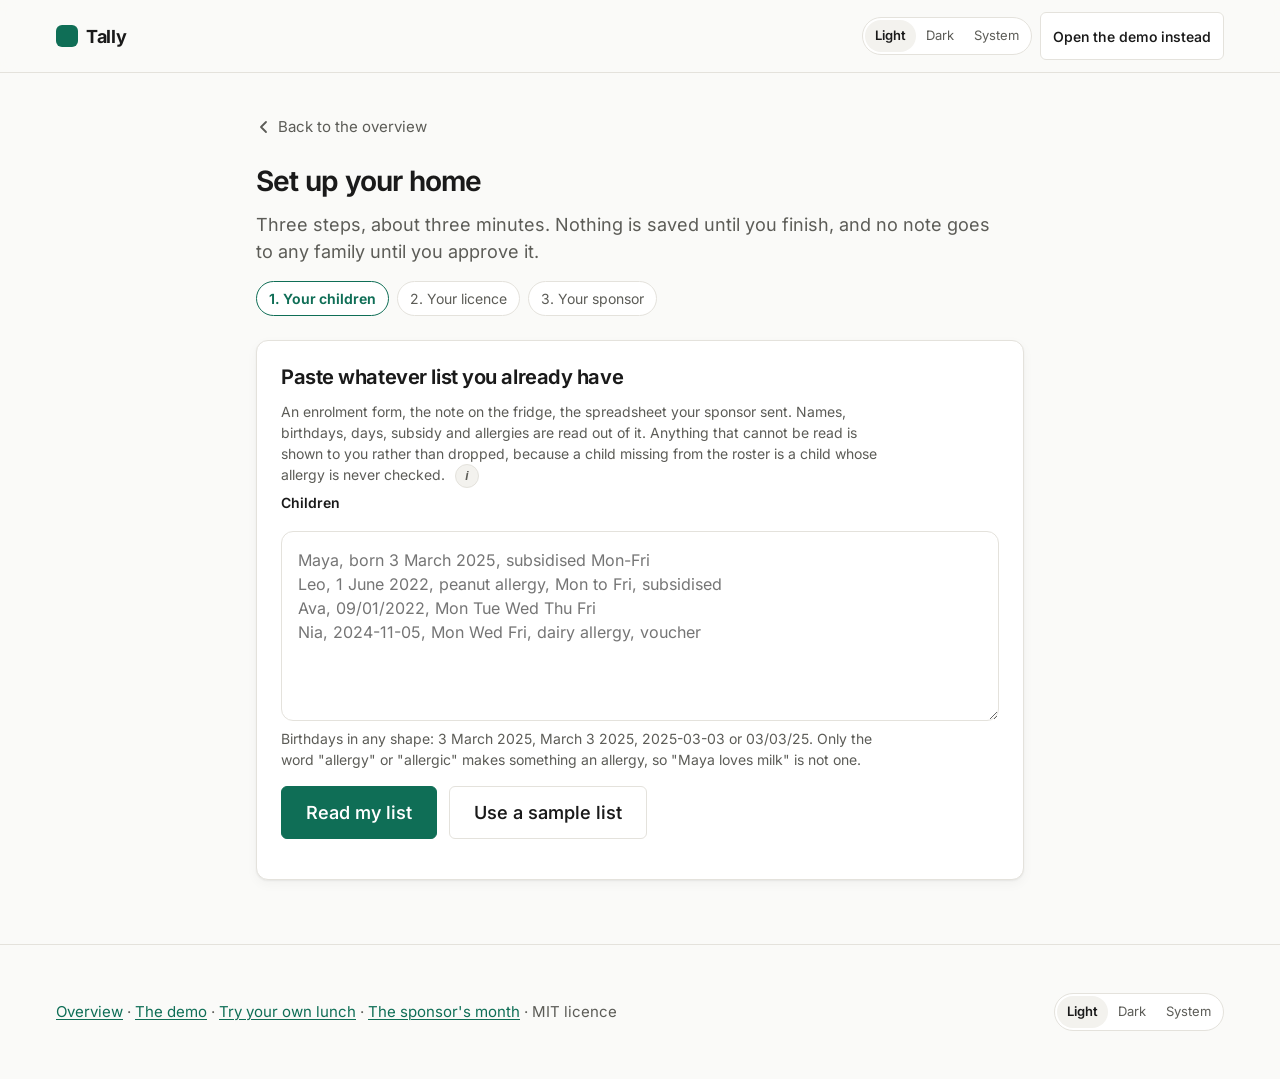
<file: web/start.html>
<!doctype html>
<html lang="en">
<head>
<meta charset="utf-8">
<meta name="viewport" content="width=device-width, initial-scale=1">
<title>Tally: set up your home</title>
<meta name="description" content="Set up a home child care programme in under three minutes. Paste whatever list of children you already have.">
<!-- Link preview. A shared URL with no card is the first impression wasted. -->
<meta property="og:type" content="website">
<meta property="og:site_name" content="Tally">
<meta property="og:title" content="Tally: set up your home">
<meta property="og:description" content="Set up a home child care programme in under three minutes. Paste whatever list of children you already have.">
<meta property="og:url" content="https://dtvxrkiam6.us-east-1.awsapprunner.com/start.html">
<meta property="og:image" content="https://dtvxrkiam6.us-east-1.awsapprunner.com/social.png">
<meta property="og:image:width" content="1200">
<meta property="og:image:height" content="630">
<meta property="og:image:alt" content="Tally, built with the Strands Agents SDK on Amazon Bedrock">
<meta name="twitter:card" content="summary_large_image">
<meta name="twitter:title" content="Tally: set up your home">
<meta name="twitter:description" content="Set up a home child care programme in under three minutes. Paste whatever list of children you already have.">
<meta name="twitter:image" content="https://dtvxrkiam6.us-east-1.awsapprunner.com/social.png">

<script>
  (function () {
    try {
      var m = localStorage.getItem("tally-theme");
      document.documentElement.setAttribute("data-theme", m && m !== "system" ? m : "light");
    } catch (e) {}
  })();
</script>
<link rel="preload" href="fonts/inter.woff2" as="font" type="font/woff2" crossorigin>
<link rel="stylesheet" href="fonts.css">
<link rel="stylesheet" href="styles.css">
<link rel="stylesheet" href="app.css">
<link rel="icon" href="data:image/svg+xml,<svg xmlns='http://www.w3.org/2000/svg' viewBox='0 0 32 32'><rect width='32' height='32' rx='7' fill='%230F6E56'/></svg>">
<style>
  .wizard { max-width: 800px; }
  .stepbar { display: flex; gap: var(--s2); margin-bottom: var(--s5); flex-wrap: wrap; }
  .stepbar span {
    padding: 6px 12px; border-radius: var(--r-pill); font-size: .875rem;
    border: 1px solid var(--border); color: var(--text-muted); background: var(--surface);
  }
  .stepbar span[aria-current="step"] { border-color: var(--accent); color: var(--accent); font-weight: 650; }
  .stepbar span.done { color: var(--success); border-color: var(--success); }
  textarea {
    width: 100%; min-height: 190px; font: inherit; font-size: 1rem; line-height: 1.5;
    padding: var(--s4); border-radius: var(--r-md); border: 1px solid var(--border);
    background: var(--surface); color: var(--text); resize: vertical;
  }
  .field label { display: block; font-size: .875rem; font-weight: 600; margin-bottom: 6px; }
  .field input, .field select {
    font: inherit; width: 100%; min-height: 48px; padding: 10px var(--s3);
    border-radius: var(--r-sm); border: 1px solid var(--border);
    background: var(--surface); color: var(--text);
  }
  .grid-form { display: grid; gap: var(--s4); }
  @media (min-width: 700px) { .grid-form { grid-template-columns: 1fr 1fr; } }
  .kid-row {
    display: flex; flex-wrap: wrap; gap: var(--s3); align-items: center;
    padding: var(--s3) 0; border-bottom: 1px solid var(--border);
  }
  .kid-row .nm { font-weight: 600; min-width: 110px; }
  .kid-row .dob { color: var(--text-muted); font-variant-numeric: tabular-nums; min-width: 108px; }
  .warn { background: var(--warning-soft); border: 1px solid var(--warning); border-radius: var(--r-md); padding: var(--s4); }
  .good { background: var(--success-soft); border: 1px solid var(--success); border-radius: var(--r-md); padding: var(--s4); }
</style>
</head>
<body class="app">
<a class="skip" href="#main">Skip to content</a>

<header class="site">
  <div class="bar">
    <a class="brand" href="index.html"><span class="mark" aria-hidden="true"></span> Tally</a>
    <div class="header-actions">
      <div class="theme-toggle"></div>
      <a class="btn small" href="app.html">Open the demo instead</a>
    </div>
  </div>
</header>

<main id="main" class="wrap wizard" style="padding-top:var(--s6);padding-bottom:var(--s8)">
  <a class="backlink" href="index.html"><svg width="16" height="16" viewBox="0 0 16 16" aria-hidden="true" fill="none" stroke="currentColor" stroke-width="1.8" stroke-linecap="round" stroke-linejoin="round"><path d="M10 3 L5 8 l5 5"/></svg>Back to the overview</a>

  <h1 style="font-size:1.75rem">Set up your home</h1>
  <p class="muted">Three steps, about three minutes. Nothing is saved until you finish, and no note
  goes to any family until you approve it.</p>

  <div class="stepbar" role="list" aria-label="Setup steps">
    <span role="listitem" id="s1" aria-current="step">1. Your children</span>
    <span role="listitem" id="s2">2. Your licence</span>
    <span role="listitem" id="s3">3. Your sponsor</span>
  </div>

  <!-- Step 1 -->
  <section class="card stack" id="step1">
    <h2 style="font-size:1.25rem">Paste whatever list you already have</h2>
    <p class="muted small" style="margin:0">An enrolment form, the note on the fridge, the
    spreadsheet your sponsor sent. Names, birthdays, days, subsidy and allergies are read out of it.
    Anything that cannot be read is shown to you rather than dropped, because a child missing from
    the roster is a child whose allergy is never checked.
    <button class="info" data-tip="allergy_check" data-label="the allergy check"></button></p>
    <label for="kids" class="small" style="font-weight:600">Children</label>
    <textarea id="kids" spellcheck="false" aria-describedby="kids-help"
placeholder="Maya, born 3 March 2025, subsidised Mon-Fri
Leo, 1 June 2022, peanut allergy, Mon to Fri, subsidised
Ava, 09/01/2022, Mon Tue Wed Thu Fri
Nia, 2024-11-05, Mon Wed Fri, dairy allergy, voucher"></textarea>
    <p id="kids-help" class="small muted" style="margin:0">Birthdays in any shape: 3 March 2025,
    March 3 2025, 2025-03-03 or 03/03/25. Only the word "allergy" or "allergic" makes something an
    allergy, so "Maya loves milk" is not one.</p>
    <div class="btn-row">
      <button class="btn primary" id="read" type="button">Read my list</button>
      <button class="btn" id="sample" type="button">Use a sample list</button>
    </div>
    <div id="parse-out" role="status" aria-live="polite"></div>
  </section>

  <!-- Step 2 -->
  <section class="card stack" id="step2" hidden>
    <h2 style="font-size:1.25rem">Your licence</h2>
    <p class="muted small" style="margin:0">This decides the ratio and group size Tally holds you
    to, and which meal patterns apply.
    <button class="info" data-tip="ratio" data-label="the ratio"></button></p>
    <div class="grid-form">
      <div class="field">
        <label for="state">State</label>
        <select id="state"><option value="TX" selected>Texas</option></select>
        <span class="small muted">Only Texas has a ratio table so far. Tally refuses to guess a
        limit it does not have, because a wrong limit is worse than no answer.</span>
      </div>
      <div class="field">
        <label for="licence">Licence type</label>
        <select id="licence">
          <option value="licensed" selected>Licensed child care home</option>
          <option value="registered">Registered child care home</option>
        </select>
      </div>
      <div class="field">
        <label for="tier">Food programme tier
          <button class="info" data-tip="tier" data-label="tier"></button>
        </label>
        <select id="tier">
          <option value="tier_1" selected>Tier 1</option>
          <option value="tier_2">Tier 2</option>
        </select>
      </div>
      <div class="field">
        <label for="budget">Questions a day, at most
          <button class="info" data-tip="question_budget" data-label="the question budget"></button>
        </label>
        <input type="number" id="budget" value="2" min="1" max="6">
      </div>
    </div>
    <!-- Announced, because this is written asynchronously: a reader who cannot see the page
       has no other way to learn the answer arrived, or that it failed. Polite, so it waits
       for a pause rather than cutting in. -->
    <div id="ratio-out" role="status" aria-live="polite"></div>
    <div class="btn-row">
      <button class="btn" id="back2" type="button">Back</button>
      <button class="btn primary" id="next2" type="button">Next</button>
    </div>
  </section>

  <!-- Step 3 -->
  <section class="card stack" id="step3" hidden>
    <h2 style="font-size:1.25rem">Who do you claim through?</h2>
    <p class="muted small" style="margin:0">Your sponsor receives the monthly claim. Nothing is ever
    sent until you review the month and press send.</p>
    <div class="grid-form">
      <div class="field">
        <label for="sponsor">Sponsor name</label>
        <input type="text" id="sponsor" placeholder="Hill Country Child Nutrition">
      </div>
      <div class="field">
        <label for="sponsor-email">Where the claim goes</label>
        <input type="email" id="sponsor-email" placeholder="claims@example.org">
      </div>
    </div>
    <div class="btn-row">
      <button class="btn" id="back3" type="button">Back</button>
      <button class="btn primary" id="finish" type="button">Finish setup</button>
    </div>
  </section>

  <!-- Done -->
  <section class="card stack" id="done" hidden>
    <h2 style="font-size:1.25rem">That is everything.</h2>
    <div id="summary"></div>
    <p style="margin:0">Tomorrow morning, say who is here and photograph the first plate. Tally will
    speak after each one, and will ask you at most the number of questions you set.</p>
    <div class="notice">
      This is the setup flow, and it stops here on purpose. Saving a new home would write to the
      shared demo, so nothing is written. Open the demo to see a home that is already running.
    </div>
    <div class="btn-row">
      <a class="btn primary" href="app.html">Open the demo</a>
      <a class="btn" href="try.html">Try a photograph of your own</a>
    </div>
  </section>
</main>

<footer class="site">
  <div class="wrap">
    <div><a href="index.html">Overview</a> &middot; <a href="app.html">The demo</a>
      &middot; <a href="try.html">Try your own lunch</a>
      &middot; <a href="sponsor.html">The sponsor's month</a> &middot; MIT licence</div>
    <div class="theme-toggle"></div>
  </div>
</footer>

<script src="infotips.js"></script>
<script src="common.js"></script>
<script>
(function () {
  "use strict";
  var parsed = null;
  var DAYS = ["Mon", "Tue", "Wed", "Thu", "Fri"];
  var SAMPLE = "Maya, born 3 March 2025, subsidised Mon-Fri\n" +
    "Leo, 1 June 2022, peanut allergy, Mon to Fri, subsidised\n" +
    "Ava, 09/01/2022, Mon Tue Wed Thu Fri\n" +
    "Nia, 2024-11-05, Mon Wed Fri, dairy allergy, voucher\n" +
    "Eli, born 2 Feb 2026, Mon-Thu, subsidised\n" +
    "a line about the fire drill that is not a child\n";

  function show(id) {
    ["step1", "step2", "step3", "done"].forEach(function (s) {
      document.getElementById(s).hidden = s !== id;
    });
    var map = { step1: "s1", step2: "s2", step3: "s3" };
    ["s1", "s2", "s3"].forEach(function (s) {
      var el = document.getElementById(s);
      el.removeAttribute("aria-current");
      el.classList.remove("done");
    });
    if (map[id]) document.getElementById(map[id]).setAttribute("aria-current", "step");
    if (id !== "step1") document.getElementById("s1").classList.add("done");
    if (id === "step3" || id === "done") document.getElementById("s2").classList.add("done");
    if (id === "done") document.getElementById("s3").classList.add("done");
    // styles.css neutralises every declarative transition under prefers-reduced-motion,
    // and it cannot reach a scroll animation asked for in JavaScript. This is the only
    // one on the site, so it asks the same question itself.
    var calm = window.matchMedia
      && window.matchMedia("(prefers-reduced-motion: reduce)").matches;
    window.scrollTo({ top: 0, behavior: calm ? "auto" : "smooth" });
  }

  function daysLabel(list) {
    if (!list || !list.length) return "no days";
    if (list.length === 5) return "Mon to Fri";
    return list.map(function (d) { return DAYS[d] || d; }).join(" ");
  }

  function read() {
    var text = document.getElementById("kids").value;
    var out = document.getElementById("parse-out");
    out.innerHTML = "";
    if (!text.trim()) {
      out.appendChild(window.h("p", { class: "small muted",
        text: "Paste something first, or press Use a sample list." }));
      return;
    }
    out.appendChild(window.h("p", { class: "small muted", text: "Reading..." }));
    fetch("/api/children/parse", {
      method: "POST", headers: { "content-type": "application/json" },
      body: JSON.stringify({ text: text, state: document.getElementById("state").value,
                             license_type: document.getElementById("licence").value })
    }).then(function (r) {
      if (!r.ok) throw new Error("the server returned " + r.status);
      return r.json();
    }).then(function (d) {
      parsed = d;
      out.innerHTML = "";
      if (!d.children.length) {
        out.appendChild(window.h("div", { class: "warn" }, [
          window.h("strong", { text: "No birthdays found. " }),
          "Every child needs one, because the meal pattern depends on their age group."
        ]));
        return;
      }
      out.appendChild(window.h("h3", { style: "font-size:1.0625rem;margin-top:var(--s4)",
        text: d.children.length + " children found" }));
      d.children.forEach(function (c) {
        var row = window.h("div", { class: "kid-row" }, [
          window.h("span", { class: "nm", text: c.first_name }),
          window.h("span", { class: "dob", text: c.birth_date }),
          window.h("span", { class: "badge neutral", text: "age " + c.age_group }),
          window.h("span", { class: "badge neutral", text: daysLabel(c.enrolled_days) })
        ]);
        if (c.subsidized) row.appendChild(window.h("span", { class: "badge neutral", text: "subsidised" }));
        c.allergies.forEach(function (a) {
          row.appendChild(window.h("span", { class: "badge critical" }, [
            window.h("span", { class: "shape", "aria-hidden": "true", text: window.SHAPES.critical }),
            window.h("span", { text: a + " allergy" })
          ]));
        });
        out.appendChild(row);
      });
      (d.warnings || []).forEach(function (w) {
        out.appendChild(window.h("p", { class: "small muted", style: "margin:var(--s3) 0 0", text: w }));
      });
      if (d.unreadable.length) {
        out.appendChild(window.h("div", { class: "warn", style: "margin-top:var(--s4)" }, [
          window.h("strong", { text: d.unreadable.length
            + (d.unreadable.length === 1 ? " line had " : " lines had") + " no birthday. " }),
          "They are not dropped in silence, because a child missing from the roster is a child "
          + "whose allergy is never checked: ",
          window.h("em", { text: d.unreadable.slice(0, 3).join(" | ") })
        ]));
      }
      out.appendChild(window.h("div", { class: "btn-row", style: "margin-top:var(--s4)" }, [
        window.h("button", { class: "btn primary", type: "button",
          onclick: function () { showRatio(); show("step2"); } }, ["Looks right, next"])
      ]));
      window.MountInfo();
    }).catch(function (e) {
      out.innerHTML = "";
      out.appendChild(window.h("div", { class: "warn" }, [
        window.h("strong", { text: "Could not read the list. " }),
        e.message + ". Your paste is still in the box, so nothing is lost. Try again."
      ]));
    });
  }

  function showRatio() {
    var host = document.getElementById("ratio-out");
    host.innerHTML = "";
    if (!parsed) return;
    fetch("/api/children/parse", {
      method: "POST", headers: { "content-type": "application/json" },
      body: JSON.stringify({ text: document.getElementById("kids").value,
                             state: document.getElementById("state").value,
                             license_type: document.getElementById("licence").value })
    }).then(function (r) {
      // Every other fetch on this site checks this. Without it a 500 or an HTML error page fell
      // through to .json(), the rejection went unhandled, and step 2 sat with an empty ratio box
      // and no explanation of why.
      if (!r.ok) throw new Error(r.status + " from the ratio check");
      return r.json();
    }).then(function (d) {
      parsed = d;
      var p = d.ratio || {};
      host.innerHTML = "";
      if (p.error) {
        host.appendChild(window.h("div", { class: "warn", text: p.error }));
        return;
      }
      var cls = p.ok ? "good" : "warn";
      var box = window.h("div", { class: cls }, [
        window.h("strong", { text: p.enrolled + " enrolled, limit " + p.limit
          + " for a " + (p.label || "").toLowerCase() + ". " }),
        window.h("span", { text: p.under_two + " under two." })
      ]);
      (p.problems || []).forEach(function (x) {
        box.appendChild(window.h("p", { class: "small", style: "margin:var(--s2) 0 0", text: x }));
      });
      if (p.ok) {
        box.appendChild(window.h("p", { class: "small", style: "margin:var(--s2) 0 0",
          text: "Tally will warn you in the morning if the afternoon arrivals would take you over." }));
      }
      host.appendChild(box);
    }).catch(function (e) {
      host.innerHTML = "";
      host.appendChild(window.h("div", { class: "warn" }, [
        window.h("strong", { text: "The ratio check did not answer. " }),
        window.h("span", { text: "Your list is still here and nothing was lost. "
          + "Change the state or licence again to retry. (" + e.message + ")" })
      ]));
    });
  }

  document.getElementById("sample").addEventListener("click", function () {
    document.getElementById("kids").value = SAMPLE;
    read();
  });
  document.getElementById("read").addEventListener("click", read);
  ["state", "licence"].forEach(function (id) {
    document.getElementById(id).addEventListener("change", showRatio);
  });
  document.getElementById("back2").addEventListener("click", function () { show("step1"); });
  document.getElementById("next2").addEventListener("click", function () { show("step3"); });
  document.getElementById("back3").addEventListener("click", function () { show("step2"); });

  document.getElementById("finish").addEventListener("click", function () {
    var host = document.getElementById("summary");
    host.innerHTML = "";
    var allergies = parsed.children.filter(function (c) { return c.allergies.length; });
    var subsidised = parsed.children.filter(function (c) { return c.subsidized; });
    host.appendChild(window.h("dl", { class: "kv" }, [
      window.h("dt", { text: "Children" }),
      window.h("dd", { text: String(parsed.children.length) }),
      window.h("dt", { text: "Allergies to watch" }),
      window.h("dd", { text: allergies.length
        ? allergies.map(function (c) { return c.first_name + " (" + c.allergies.join(", ") + ")"; }).join(", ")
        : "none recorded" }),
      window.h("dt", { text: "Subsidised" }),
      window.h("dd", { text: subsidised.length + " of " + parsed.children.length }),
      window.h("dt", { text: "Licence" }),
      window.h("dd", { text: (parsed.ratio && parsed.ratio.label) || document.getElementById("licence").value }),
      window.h("dt", { text: "Tier" }),
      window.h("dd", { text: document.getElementById("tier").value.replace("_", " ") }),
      window.h("dt", { text: "Sponsor" }),
      window.h("dd", { text: document.getElementById("sponsor").value || "not set yet" })
    ]));
    show("done");
  });
})();
</script>
</body>
</html>
</file>
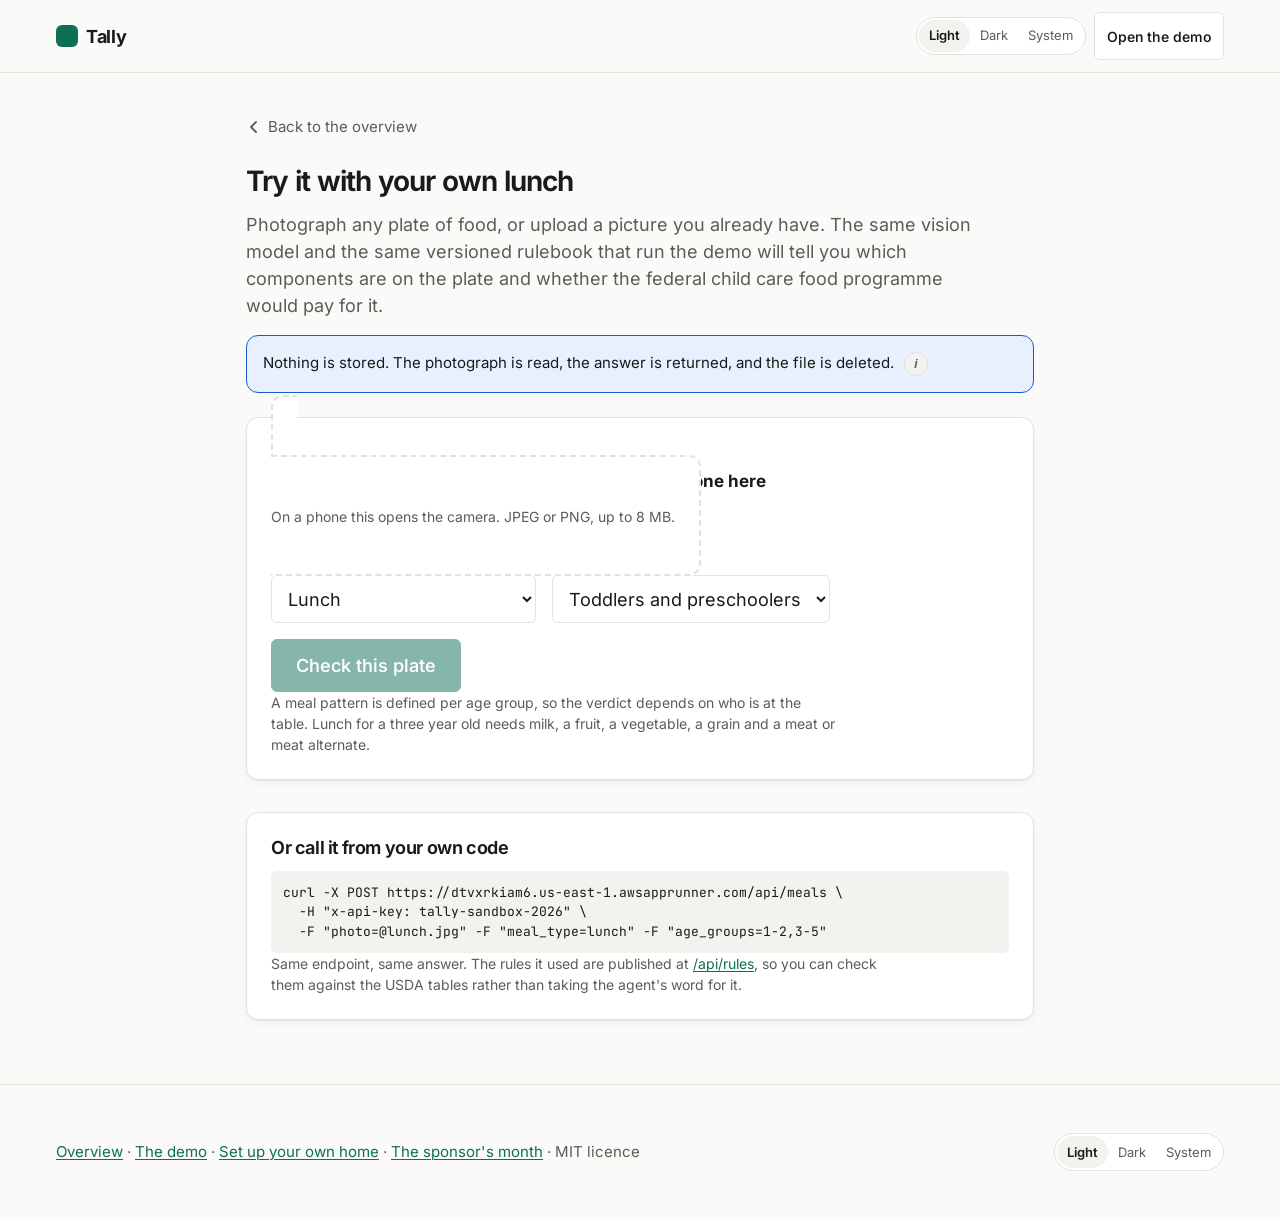
<file: web/try.html>
<!doctype html>
<html lang="en">
<head>
<meta charset="utf-8">
<meta name="viewport" content="width=device-width, initial-scale=1">
<title>Tally: try it with your own lunch</title>
<meta name="description" content="Photograph any plate of food and see what the federal child care food programme would say about it. Real vision model, real versioned rules.">
<!-- Link preview. A shared URL with no card is the first impression wasted. -->
<meta property="og:type" content="website">
<meta property="og:site_name" content="Tally">
<meta property="og:title" content="Tally: try it with your own lunch">
<meta property="og:description" content="Photograph any plate of food and see what the federal child care food programme would say about it. Real vision model, real versioned rules.">
<meta property="og:url" content="https://dtvxrkiam6.us-east-1.awsapprunner.com/try.html">
<meta property="og:image" content="https://dtvxrkiam6.us-east-1.awsapprunner.com/social.png">
<meta property="og:image:width" content="1200">
<meta property="og:image:height" content="630">
<meta property="og:image:alt" content="Tally, built with the Strands Agents SDK on Amazon Bedrock">
<meta name="twitter:card" content="summary_large_image">
<meta name="twitter:title" content="Tally: try it with your own lunch">
<meta name="twitter:description" content="Photograph any plate of food and see what the federal child care food programme would say about it. Real vision model, real versioned rules.">
<meta name="twitter:image" content="https://dtvxrkiam6.us-east-1.awsapprunner.com/social.png">

<script>
  (function () {
    try {
      var m = localStorage.getItem("tally-theme");
      document.documentElement.setAttribute("data-theme", m && m !== "system" ? m : "light");
    } catch (e) {}
  })();
</script>
<link rel="preload" href="fonts/inter.woff2" as="font" type="font/woff2" crossorigin>
<link rel="stylesheet" href="fonts.css">
<link rel="stylesheet" href="styles.css">
<link rel="stylesheet" href="app.css">
<link rel="icon" href="data:image/svg+xml,<svg xmlns='http://www.w3.org/2000/svg' viewBox='0 0 32 32'><rect width='32' height='32' rx='7' fill='%230F6E56'/></svg>">
<style>
  .drop {
    position: relative;
    border: 2px dashed var(--border); border-radius: var(--r-md);
    padding: var(--s7) var(--s5); text-align: center; background: var(--surface);
    transition: border-color .15s ease, background .15s ease;
  }
  .drop.over { border-color: var(--accent); background: var(--accent-soft); }
  /* Not display:none. An input hidden that way leaves the tab order and the accessibility tree,
     and a label is not focusable, so this page's only action had no keyboard or screen reader
     path to it at all: everyone but a mouse user saw two dropdowns and nothing to press. The
     input is still invisible, and it now covers the whole drop zone, stays focusable, and is
     announced. axe cannot catch this, because a hidden element is correctly excluded. */
  .drop input[type=file] {
    position: absolute; inset: 0; width: 100%; height: 100%;
    opacity: 0; cursor: pointer;
  }
  /* The input itself is invisible, so the focus ring has to be drawn on what a person can see. */
  .drop:focus-within { outline: 2px solid var(--accent); outline-offset: 2px; }
  .preview { max-width: 340px; width: 100%; border-radius: var(--r-md); border: 1px solid var(--border); }
  .controls { display: flex; flex-wrap: wrap; gap: var(--s4); align-items: flex-end; }
  .field label { display: block; font-size: .875rem; font-weight: 600; margin-bottom: 6px; }
  .field select {
    font: inherit; padding: 10px var(--s3); min-height: 48px;
    border-radius: var(--r-sm); border: 1px solid var(--border);
    background: var(--surface); color: var(--text);
  }
  .verdict { border-left: 4px solid var(--border); }
  .verdict.paid { border-left-color: var(--success); }
  .verdict.unpaid { border-left-color: var(--warning); }
  .verdict.none { border-left-color: var(--info); }
</style>
</head>
<body class="app">
<a class="skip" href="#main">Skip to content</a>

<header class="site">
  <div class="bar">
    <a class="brand" href="index.html"><span class="mark" aria-hidden="true"></span> Tally</a>
    <div class="header-actions">
      <div class="theme-toggle"></div>
      <a class="btn small" href="app.html">Open the demo</a>
    </div>
  </div>
</header>

<main id="main" class="wrap" style="max-width:820px;padding-top:var(--s6);padding-bottom:var(--s8)">
  <a class="backlink" href="index.html"><svg width="16" height="16" viewBox="0 0 16 16" aria-hidden="true" fill="none" stroke="currentColor" stroke-width="1.8" stroke-linecap="round" stroke-linejoin="round"><path d="M10 3 L5 8 l5 5"/></svg>Back to the overview</a>

  <h1 style="font-size:1.75rem">Try it with your own lunch</h1>
  <p class="muted">Photograph any plate of food, or upload a picture you already have. The same
  vision model and the same versioned rulebook that run the demo will tell you which components are
  on the plate and whether the federal child care food programme would pay for it.</p>

  <div class="notice" style="margin-bottom:var(--s5)">
    Nothing is stored. The photograph is read, the answer is returned, and the file is deleted.
    <button class="info" data-tip="real_photos" data-label="the photographs"></button>
  </div>

  <section class="card stack" style="margin-bottom:var(--s5)">
    <label class="drop" id="drop" for="file">
      <input type="file" id="file" accept="image/*" capture="environment">
      <strong style="display:block;font-size:1.0625rem;margin-bottom:var(--s2)">
        Take a photo, or drop one here</strong>
      <span class="muted small">On a phone this opens the camera. JPEG or PNG, up to 8 MB.</span>
    </label>
    <div id="preview-wrap" hidden style="text-align:center">
      <img id="preview" class="preview" alt=""
           src="[data-uri]">
    </div>
    <div class="controls">
      <div class="field">
        <label for="meal">Which meal is it?</label>
        <select id="meal">
          <option value="">Work it out from the plate</option>
          <option value="breakfast">Breakfast</option>
          <option value="lunch" selected>Lunch</option>
          <option value="supper">Supper</option>
          <option value="snack">Snack</option>
        </select>
      </div>
      <div class="field">
        <label for="ages">Who is eating?
          <button class="info" data-tip="meal_pattern" data-label="the meal pattern"></button>
        </label>
        <select id="ages">
          <option value="1-2,3-5" selected>Toddlers and preschoolers</option>
          <option value="1-2">One to two year olds</option>
          <option value="3-5">Three to five year olds</option>
          <option value="6-12">Six to twelve year olds</option>
        </select>
      </div>
      <button class="btn primary" id="go" type="button" disabled>Check this plate</button>
    </div>
    <p class="small muted" style="margin:0">A meal pattern is defined per age group, so the verdict
    depends on who is at the table. Lunch for a three year old needs milk, a fruit, a vegetable, a
    grain and a meat or meat alternate.</p>
  </section>

  <!-- Announced, because this is written asynchronously: a reader who cannot see the page
       has no other way to learn the answer arrived, or that it failed. Polite, so it waits
       for a pause rather than cutting in. -->
    <div id="out" role="status" aria-live="polite"></div>

  <section class="card stack" style="margin-top:var(--s6)">
    <h2 style="font-size:1.125rem">Or call it from your own code</h2>
    <pre class="formula">curl -X POST https://dtvxrkiam6.us-east-1.awsapprunner.com/api/meals \
  -H "x-api-key: tally-sandbox-2026" \
  -F "photo=@lunch.jpg" -F "meal_type=lunch" -F "age_groups=1-2,3-5"</pre>
    <p class="small muted" style="margin:0">Same endpoint, same answer. The rules it used are
    published at <a href="/api/rules">/api/rules</a>, so you can check them against the USDA tables
    rather than taking the agent's word for it.</p>
  </section>
</main>

<footer class="site">
  <div class="wrap">
    <div><a href="index.html">Overview</a> &middot; <a href="app.html">The demo</a>
      &middot; <a href="start.html">Set up your own home</a>
      &middot; <a href="sponsor.html">The sponsor's month</a>
      &middot; MIT licence</div>
    <div class="theme-toggle"></div>
  </div>
</footer>

<script src="infotips.js"></script>
<script src="common.js"></script>
<script>
(function () {
  "use strict";
  var file = null;
  var drop = document.getElementById("drop");
  var input = document.getElementById("file");
  var go = document.getElementById("go");
  var out = document.getElementById("out");

  function choose(f) {
    if (!f) return;
    if (!/^image\//.test(f.type)) {
      message("That is not an image. JPEG or PNG, please.", "none");
      return;
    }
    if (f.size > 8 * 1024 * 1024) {
      message("That file is over 8 MB. A phone photo scaled down works fine.", "none");
      return;
    }
    file = f;
    go.disabled = false;
    var img = document.getElementById("preview");
    img.src = URL.createObjectURL(f);
    // It starts as a transparent pixel with no alt, because until now there was no plate for the
    // alt to describe. There is one now.
    img.alt = "The plate you chose, " + f.name;
    document.getElementById("preview-wrap").hidden = false;
    out.innerHTML = "";
  }

  input.addEventListener("change", function () { choose(input.files[0]); });
  ["dragenter", "dragover"].forEach(function (e) {
    drop.addEventListener(e, function (ev) { ev.preventDefault(); drop.classList.add("over"); });
  });
  ["dragleave", "drop"].forEach(function (e) {
    drop.addEventListener(e, function (ev) { ev.preventDefault(); drop.classList.remove("over"); });
  });
  drop.addEventListener("drop", function (ev) {
    if (ev.dataTransfer && ev.dataTransfer.files) choose(ev.dataTransfer.files[0]);
  });

  function message(text, kind) {
    out.innerHTML = "";
    out.appendChild(window.h("div", { class: "card verdict " + (kind || "none") }, [
      window.h("p", { style: "margin:0", text: text })
    ]));
  }

  function chip(item) {
    var low = item.confidence < 0.75;
    return window.h("span", { class: "chip" + (low ? " low" : "") }, [
      window.h("span", { text: item.name }),
      window.h("span", { class: "comp", text: item.component.replace("_", " ") }),
      window.h("span", { class: "conf", text: Math.round(item.confidence * 100) + "%" })
    ]);
  }

  function render(d) {
    out.innerHTML = "";
    var judged = d.explanation && d.explanation.indexOf("no verdict") === -1;
    var kind = !judged ? "none" : (d.reimbursable ? "paid" : "unpaid");
    var card = window.h("div", { class: "card verdict " + kind + " stack" });

    card.appendChild(window.h("div", { class: "gap-head" }, [
      window.h("span", { class: "gap-window",
        text: d.meal_type.charAt(0).toUpperCase() + d.meal_type.slice(1) }),
      judged
        ? window.levelBadge(d.reimbursable ? "covered" : "high",
            d.reimbursable ? "would be paid" : "would not be paid")
        : window.levelBadge("elevated", "no verdict")
    ]));

    if (!d.items.length) {
      card.appendChild(window.h("p", { style: "margin:0",
        text: "No food was identified in that picture. Try one where the plate fills more of the frame." }));
    } else {
      card.appendChild(window.h("div", { class: "chips" }, d.items.map(chip)));
    }

    if (d.smallest_fix) {
      card.appendChild(window.h("p", { style: "margin:0;font-weight:600;font-size:1.0625rem" },
        [d.smallest_fix, window.infoBtn("smallest_fix", "the smallest fix")]));
    }
    if (d.explanation) {
      card.appendChild(window.h("p", { class: "muted", style: "margin:0" }, [d.explanation]));
    }
    (d.flags || []).forEach(function (f) {
      card.appendChild(window.h("p", { class: "small muted", style: "margin:0", text: f }));
    });
    (d.questions || []).forEach(function (q) {
      card.appendChild(window.h("p", { class: "small", style: "margin:0" }, [
        window.levelBadge("elevated", "it asked"), " ", q,
        window.infoBtn("confidence", "the confidence gate")
      ]));
    });
    (d.label_checks || []).forEach(function (c) {
      card.appendChild(window.h("p", { class: "small", style: "margin:0" }, [
        window.levelBadge("elevated", "check the label"), " ",
        c === "yogurt_sugar"
          ? "Yoghurt must be under 12g of added sugars per 6oz, which a photograph cannot show."
          : "Cereal must be under 6g of added sugars per dry ounce, which a photograph cannot show.",
        window.infoBtn("label_check", "label checks")
      ]));
    });
    card.appendChild(window.h("p", { class: "small muted", style: "margin:0" },
      ["Decided under rule version " + d.rule_version + ". No portion was estimated.",
       window.infoBtn("rule_version", "the rule version")]));
    out.appendChild(card);
    window.MountInfo();
  }

  go.addEventListener("click", function () {
    if (!file) return;
    go.disabled = true;
    var original = go.textContent;
    go.textContent = "Reading the plate";
    message("Reading the plate. This takes a few seconds, because a real vision model is looking at it.", "none");

    var form = new FormData();
    form.append("photo", file);
    form.append("meal_type", document.getElementById("meal").value);
    form.append("age_groups", document.getElementById("ages").value);

    fetch("/api/meals", { method: "POST", body: form })
      .then(function (r) {
        if (!r.ok) throw new Error("the server returned " + r.status);
        return r.json();
      })
      .then(render)
      .catch(function (e) {
        message(navigator.onLine
          ? "That did not finish: " + e.message + ". Your picture is still selected, so try again."
          : "You are offline, so the plate was not read. Nothing was lost.", "none");
      })
      .then(function () { go.disabled = false; go.textContent = original; });
  });
})();
</script>
</body>
</html>
</file>
<file: web/fonts.css>
/* The typefaces this design was drawn in, served from here rather than a third party.

   Both were named in the tokens from the start and neither was ever loaded, so every
   visitor read the fallback and the type scale was tuned against a face nobody saw.

   Self-hosted on purpose: no third-party request, nothing leaked to a font CDN, and one
   less thing that can be down. Latin subset only, which is what these sites are written
   in. Both faces are SIL Open Font License; see fonts/OFL.txt.

   Regenerate with tools/fetch_fonts.py. */
@font-face {
  font-family: 'Inter';
  font-style: normal;
  font-weight: 400 700;
  font-display: swap;
  src: url('fonts/inter.woff2') format('woff2');
  unicode-range: U+0000-00FF, U+0131, U+0152-0153, U+02BB-02BC, U+02C6, U+02DA, U+02DC, U+0304, U+0308, U+0329, U+2000-206F, U+20AC, U+2122, U+2191, U+2193, U+2212, U+2215, U+FEFF, U+FFFD;
}
@font-face {
  font-family: 'JetBrains Mono';
  font-style: normal;
  font-weight: 400 600;
  font-display: swap;
  src: url('fonts/jetbrains-mono.woff2') format('woff2');
  unicode-range: U+0000-00FF, U+0131, U+0152-0153, U+02BB-02BC, U+02C6, U+02DA, U+02DC, U+0304, U+0308, U+0329, U+2000-206F, U+20AC, U+2122, U+2191, U+2193, U+2212, U+2215, U+FEFF, U+FFFD;
}
</file>
<file: web/styles.css>
/* Tally design system. Tokens first, then components.
   Light and dark are both first class. Nothing here depends on a build step. */

:root {
  --bg: #FAFAF8;
  --surface: #FFFFFF;
  --surface-2: #F3F2EE;
  --text: #1A1A1A;
  --text-muted: #5C5C57;
  --border: #E4E2DC;
  --accent: #0F6E56;
  --accent-text: #FFFFFF;
  --accent-soft: #E3F3ED;
  --success: #1F7A4D;
  --success-soft: #E6F4EC;
  --warning: #855800;  /* 5.5:1 on warning-soft. The old #9A6700 was 4.34, which
                          passes only as large text, and axe counts weight 650 as
                          not bold, so it failed a real audit. */
  --warning-soft: #FBF1DC;
  --danger: #B42318;
  --danger-soft: #FBE9E7;
  --info: #175CD3;
  --info-soft: #E8F0FE;
  --shadow: 0 1px 2px rgba(0, 0, 0, .06), 0 4px 12px rgba(0, 0, 0, .04);

  --r-sm: 6px;
  --r-md: 12px;
  --r-pill: 999px;
  --s1: 4px; --s2: 8px; --s3: 12px; --s4: 16px; --s5: 24px;
  --s6: 32px; --s7: 48px; --s8: 64px; --s9: 96px;
  --sans: Inter, ui-sans-serif, system-ui, -apple-system, "Segoe UI", Roboto, Helvetica, Arial, sans-serif;
  --mono: "JetBrains Mono", ui-monospace, SFMono-Regular, Menlo, Consolas, monospace;
  --maxw: 1200px;
}

@media (prefers-color-scheme: dark) {
  :root:not([data-theme="light"]) {
    --bg: #121212; --surface: #1C1C1C; --surface-2: #262626;
    --text: #ECECEA; --text-muted: #A3A39E; --border: #2E2E2E;
    --accent: #4FC79E; --accent-text: #0E0E0E; --accent-soft: #10281F;
    --success: #4CC38A; --success-soft: #14301F;
    --warning: #F5B324; --warning-soft: #33280D;
    --danger: #F97066; --danger-soft: #341A18;
    --info: #84AEFF; --info-soft: #16233D;
    --shadow: none;
  }
}

:root[data-theme="dark"] {
  --bg: #121212; --surface: #1C1C1C; --surface-2: #262626;
  --text: #ECECEA; --text-muted: #A3A39E; --border: #2E2E2E;
  --accent: #4FC79E; --accent-text: #0E0E0E; --accent-soft: #10281F;
  --success: #4CC38A; --success-soft: #14301F;
  --warning: #F5B324; --warning-soft: #33280D;
  --danger: #F97066; --danger-soft: #341A18;
  --info: #84AEFF; --info-soft: #16233D;
  --shadow: none;
}

*, *::before, *::after { box-sizing: border-box; }

html { color-scheme: light dark; }
:root[data-theme="dark"] { color-scheme: dark; }
:root[data-theme="light"] { color-scheme: light; }

body {
  margin: 0;
  background: var(--bg);
  color: var(--text);
  font-family: var(--sans);
  font-size: 16px;
  line-height: 1.5;
  -webkit-font-smoothing: antialiased;
}

/* Product screens get larger type: chiefs read them on a phone, often over 50. */
body.app { font-size: 18px; }

img, svg { max-width: 100%; }
a { color: var(--accent); text-decoration-thickness: 1px; text-underline-offset: 2px; }
h1, h2, h3, h4 { line-height: 1.2; margin: 0 0 var(--s3); font-weight: 650; letter-spacing: -.01em; }
h1 { font-size: clamp(2rem, 5vw, 3.25rem); }
h2 { font-size: clamp(1.5rem, 3.5vw, 2rem); }
h3 { font-size: 1.25rem; }
p { margin: 0 0 var(--s4); max-width: 68ch; }
ul, ol { max-width: 68ch; }
code, pre { font-family: var(--mono); font-size: .875em; }

:focus-visible {
  outline: 2px solid var(--accent);
  outline-offset: 2px;
  border-radius: var(--r-sm);
}

.skip {
  position: absolute; left: -9999px; top: 0; padding: var(--s3) var(--s4);
  background: var(--accent); color: var(--accent-text); z-index: 100; border-radius: 0 0 var(--r-sm) 0;
}
.skip:focus { left: 0; }

.wrap { max-width: var(--maxw); margin: 0 auto; padding: 0 var(--s4); }
.stack > * + * { margin-top: var(--s4); }
.muted { color: var(--text-muted); }
.small { font-size: .875rem; }
.center { text-align: center; }
.nowrap { white-space: nowrap; }
.scroll-x { overflow-x: auto; }

/* Header ------------------------------------------------------------------ */
header.site {
  position: sticky; top: 0; z-index: 40;
  background: color-mix(in srgb, var(--bg) 88%, transparent);
  backdrop-filter: blur(8px);
  border-bottom: 1px solid var(--border);
}
header.site .bar {
  display: flex; align-items: center; gap: var(--s4);
  max-width: var(--maxw); margin: 0 auto; padding: var(--s3) var(--s4);
}
.brand {
  display: inline-flex; align-items: center; gap: var(--s2);
  font-weight: 700; letter-spacing: -.02em; font-size: 1.125rem;
  color: var(--text); text-decoration: none;
}
.brand .mark {
  width: 22px; height: 22px; border-radius: var(--r-sm);
  background: var(--accent); display: inline-block; flex: none;
}
header.site nav { display: none; margin-left: auto; gap: var(--s4); align-items: center; }
header.site nav a { color: var(--text-muted); text-decoration: none; font-size: .9375rem; }
header.site nav a:hover { color: var(--text); }
.header-actions { margin-left: auto; display: flex; gap: var(--s2); align-items: center; }
header.site nav + .header-actions { margin-left: var(--s4); }
@media (min-width: 1040px) { header.site nav { display: flex; } }

/* The primary action never wraps. It wrapped onto four lines when the navigation grew, which is
   the sort of thing that only shows up in a browser at a real width. */
header.site .header-actions .btn { white-space: nowrap; }
header.site nav a { white-space: nowrap; }

/* Back link. At the top of the content, where a person looks for it, not only in the footer. */
.backlink {
  display: inline-flex; align-items: center; gap: 6px;
  color: var(--text-muted); text-decoration: none; font-size: .9375rem;
  padding: var(--s2) 0; margin-bottom: var(--s4); min-height: 44px;
}
.backlink:hover { color: var(--text); }
.backlink svg { flex: none; }

/* Buttons ----------------------------------------------------------------- */
.btn {
  display: inline-flex; align-items: center; justify-content: center; gap: var(--s2);
  min-height: 44px; padding: var(--s3) var(--s5);
  border-radius: var(--r-sm); border: 1px solid var(--border);
  background: var(--surface); color: var(--text);
  font: inherit; font-weight: 550; cursor: pointer;
  text-decoration: none; transition: background .15s ease, border-color .15s ease;
}
.btn:hover { background: var(--surface-2); }
.btn.primary { background: var(--accent); color: var(--accent-text); border-color: var(--accent); }
.btn.primary:hover { filter: brightness(1.06); }
.btn:disabled { opacity: .5; cursor: not-allowed; }
.btn.small { min-height: 36px; padding: var(--s2) var(--s3); font-size: .875rem; }
body.app .btn { min-height: 48px; }

.btn-row { display: flex; flex-wrap: wrap; gap: var(--s3); }

/* Theme toggle ------------------------------------------------------------ */
.theme-toggle { display: inline-flex; border: 1px solid var(--border); border-radius: var(--r-pill); padding: 2px; background: var(--surface); }
.theme-toggle button {
  border: 0; background: transparent; color: var(--text-muted); cursor: pointer;
  font: inherit; font-size: .8125rem; padding: 6px 10px; border-radius: var(--r-pill); min-height: 32px;
}
.theme-toggle button[aria-pressed="true"] { background: var(--surface-2); color: var(--text); font-weight: 600; }

/* InfoTip ----------------------------------------------------------------- */
.info {
  display: inline-flex; align-items: center; justify-content: center;
  /* 24 by 24 is the WCAG 2.2 AA minimum target size (2.5.8). The glyph stays small; the button
     around it does not. */
  width: 24px; height: 24px; margin-left: 6px; flex: none;
  border-radius: var(--r-pill); border: 1px solid var(--border);
  background: var(--surface-2); color: var(--text-muted);
  font-size: 12px; font-weight: 700; font-style: italic; line-height: 1;
  cursor: pointer; padding: 0; vertical-align: middle;
}
.info:hover { color: var(--text); border-color: var(--text-muted); }
.info-pop {
  position: absolute; z-index: 60; max-width: min(340px, calc(100vw - 32px));
  background: var(--surface); color: var(--text);
  border: 1px solid var(--border); border-radius: var(--r-md);
  padding: var(--s4); box-shadow: var(--shadow); font-size: .9375rem; line-height: 1.5;
}
.info-pop p { margin: 0 0 var(--s2); }
.info-pop p:last-child { margin: 0; }
.info-pop a { font-weight: 550; }
@media (max-width: 640px) {
  .info-pop {
    position: fixed; left: 0; right: 0; bottom: 0; top: auto; max-width: none;
    border-radius: var(--r-md) var(--r-md) 0 0; padding: var(--s5);
  }
}

/* Cards ------------------------------------------------------------------- */
.card {
  background: var(--surface); border: 1px solid var(--border);
  border-radius: var(--r-md); padding: var(--s5); box-shadow: var(--shadow);
}
.grid { display: grid; gap: var(--s4); }
@media (min-width: 768px) { .grid.cols-2 { grid-template-columns: repeat(2, 1fr); } .grid.cols-3 { grid-template-columns: repeat(3, 1fr); } }
@media (min-width: 900px) { .grid.cols-4 { grid-template-columns: repeat(4, 1fr); } }

/* Level badges: colour is never the only signal. Each has a word and a shape. */
.badge {
  display: inline-flex; align-items: center; gap: 6px;
  padding: 3px 10px; border-radius: var(--r-pill);
  font-size: .8125rem; font-weight: 650; letter-spacing: .02em; text-transform: uppercase;
  border: 1px solid transparent; white-space: nowrap;
}
.badge .shape { font-size: .75em; line-height: 1; }
.badge.critical { background: var(--danger-soft); color: var(--danger); border-color: var(--danger); }
.badge.high { background: var(--warning-soft); color: var(--warning); border-color: var(--warning); }
.badge.elevated { background: var(--info-soft); color: var(--info); border-color: var(--info); }
.badge.low { background: var(--surface-2); color: var(--text-muted); border-color: var(--border); }
.badge.covered { background: var(--success-soft); color: var(--success); border-color: var(--success); }
.badge.neutral { background: var(--surface-2); color: var(--text-muted); border-color: var(--border); }

/* Landing ----------------------------------------------------------------- */
.hero { padding: var(--s8) 0 var(--s7); }
.hero h1 { max-width: 20ch; }
.hero .lede { font-size: clamp(1.0625rem, 2.2vw, 1.25rem); color: var(--text-muted); max-width: 60ch; }
.credibility {
  display: flex; flex-wrap: wrap; gap: var(--s2) var(--s5);
  margin-top: var(--s5); padding-top: var(--s5); border-top: 1px solid var(--border);
  font-size: .9375rem; color: var(--text-muted);
  /* It is a paragraph, so it inherited the 68ch reading limit and stacked into three lines even on
     a wide screen. These are three short credibility markers, not prose. */
  max-width: none;
}
.credibility > span { display: inline-flex; align-items: center; }

section.band { padding: var(--s8) 0; border-top: 1px solid var(--border); }
section.band > .wrap > h2 { max-width: 24ch; }
.section-lede { color: var(--text-muted); max-width: 62ch; font-size: 1.0625rem; }

.stat { font-size: clamp(1.75rem, 4vw, 2.25rem); font-weight: 700; letter-spacing: -.02em; display: block; }
.stat-label { font-weight: 600; display: block; margin-bottom: var(--s2); }

.steps { counter-reset: step; display: grid; gap: var(--s4); }
@media (min-width: 900px) { .steps { grid-template-columns: repeat(4, 1fr); } }
.step { position: relative; padding-top: var(--s5); border-top: 2px solid var(--accent); }
.step::before {
  counter-increment: step; content: counter(step);
  position: absolute; top: calc(-1 * var(--s3) - 2px); left: 0;
  width: 26px; height: 26px; border-radius: var(--r-pill);
  background: var(--accent); color: var(--accent-text);
  font-size: .8125rem; font-weight: 700; display: grid; place-items: center;
}
.step h3 { margin-top: var(--s3); font-size: 1.0625rem; }
.step p { font-size: .9375rem; color: var(--text-muted); margin: 0; }

.quote {
  border-left: 3px solid var(--accent); padding-left: var(--s4);
  font-size: 1.125rem; font-style: italic; color: var(--text); max-width: 56ch;
}

table.plain { width: 100%; border-collapse: collapse; font-size: .9375rem; }
table.plain th, table.plain td { text-align: left; padding: var(--s3); border-bottom: 1px solid var(--border); vertical-align: top; }
table.plain th { font-weight: 650; color: var(--text-muted); font-size: .875rem; }

ol.refs { font-size: .9375rem; color: var(--text-muted); padding-left: var(--s5); }
ol.refs li { margin-bottom: var(--s2); }
ol.refs a { color: var(--accent); }

footer.site { border-top: 1px solid var(--border); padding: var(--s7) 0; color: var(--text-muted); font-size: .9375rem; }
footer.site .wrap { display: flex; flex-wrap: wrap; gap: var(--s4); align-items: center; justify-content: space-between; }

/* App --------------------------------------------------------------------- */
.status-line {
  font-size: 1.25rem; font-weight: 650; line-height: 1.35;
  padding: var(--s4) var(--s5); border-radius: var(--r-md);
  border: 1px solid var(--border); background: var(--surface);
  display: flex; align-items: center; gap: var(--s3);
}
.status-line.clear { background: var(--success-soft); border-color: var(--success); color: var(--success); }
.status-line.working { background: var(--warning-soft); border-color: var(--warning); color: var(--warning); }
.status-line.needs_you { background: var(--danger-soft); border-color: var(--danger); color: var(--danger); }

.quiet-meter {
  display: flex; align-items: center; gap: var(--s3);
  font-size: .9375rem; color: var(--text-muted);
  padding: var(--s3) var(--s4); border: 1px dashed var(--border); border-radius: var(--r-md);
}
.pips { display: inline-flex; gap: 5px; }
.pip { width: 11px; height: 11px; border-radius: var(--r-pill); border: 1px solid var(--text-muted); }
.pip.used { background: var(--accent); border-color: var(--accent); }

.tabs { display: flex; gap: var(--s1); border-bottom: 1px solid var(--border); overflow-x: auto; }
.tabs button {
  border: 0; background: transparent; color: var(--text-muted); cursor: pointer;
  font: inherit; font-size: .9375rem; font-weight: 550;
  padding: var(--s3) var(--s4); min-height: 48px;
  border-bottom: 2px solid transparent; white-space: nowrap;
}
.tabs button[aria-selected="true"] { color: var(--text); border-bottom-color: var(--accent); }

.gap-card { border-left: 4px solid var(--border); }
.gap-card.critical { border-left-color: var(--danger); }
.gap-card.high { border-left-color: var(--warning); }
.gap-card.elevated { border-left-color: var(--info); }
.gap-card.covered { border-left-color: var(--success); }
.gap-head { display: flex; flex-wrap: wrap; align-items: center; gap: var(--s3); margin-bottom: var(--s3); }
.gap-window { font-weight: 650; font-size: 1.0625rem; }

.kv { display: grid; grid-template-columns: auto 1fr; gap: var(--s2) var(--s4); font-size: .9375rem; }
.kv dt { color: var(--text-muted); }
.kv dd { margin: 0; font-variant-numeric: tabular-nums; }

.formula {
  font-family: var(--mono); font-size: .8125rem; background: var(--surface-2);
  padding: var(--s3); border-radius: var(--r-sm); overflow-x: auto; white-space: pre; margin: var(--s3) 0 0;
}

/* Phones */
.phones { display: grid; gap: var(--s4); }
@media (min-width: 900px) { .phones { grid-template-columns: 1fr 1fr; } }
.phone {
  border: 1px solid var(--border); border-radius: var(--r-md);
  background: var(--surface-2); display: flex; flex-direction: column; min-height: 420px;
}
.phone-head { padding: var(--s3) var(--s4); border-bottom: 1px solid var(--border); font-weight: 650; font-size: .9375rem; }
.phone-body { flex: 1; overflow-y: auto; padding: var(--s4); display: flex; flex-direction: column; gap: var(--s3); max-height: 460px; }
.bubble {
  max-width: 85%; padding: var(--s3) var(--s4); border-radius: var(--r-md);
  font-size: .9375rem; white-space: pre-wrap; line-height: 1.45;
}
.bubble.out { align-self: flex-start; background: var(--surface); border: 1px solid var(--border); }
.bubble.in { align-self: flex-end; background: var(--accent); color: var(--accent-text); }
.bubble-meta { font-size: .75rem; color: var(--text-muted); margin-top: 4px; }
.phone-foot { padding: var(--s3) var(--s4); border-top: 1px solid var(--border); display: flex; flex-wrap: wrap; gap: var(--s2); }

/* Network. The SVG has a fixed aspect ratio, so cap its width or it fills the card and the
   nodes become enormous on a wide screen. */
.network-map { width: 100%; max-width: 520px; height: auto; display: block; margin: 0 auto; }
.node-label { font-size: 11px; fill: var(--text); font-family: var(--sans); font-weight: 600; }
.edge-label { font-size: 9.5px; fill: var(--text-muted); font-family: var(--sans); }

/* Trace */
.trace-list { display: flex; flex-direction: column; gap: var(--s2); font-family: var(--mono); font-size: .8125rem; }
.trace-row { display: grid; grid-template-columns: 62px 150px 1fr; gap: var(--s3); padding: var(--s2) var(--s3); border-radius: var(--r-sm); background: var(--surface-2); }
.trace-row .k { color: var(--accent); font-weight: 600; }
.trace-row .t { color: var(--text-muted); }
.trace-row .d { overflow-wrap: anywhere; }
@media (max-width: 640px) { .trace-row { grid-template-columns: 1fr; gap: 2px; } }

.notice { padding: var(--s4); border-radius: var(--r-md); background: var(--info-soft); border: 1px solid var(--info); color: var(--text); font-size: .9375rem; }

/* Phone header. The brand, a three-way theme toggle and a call to action do not fit in 390px, and
   the overflow pushed the whole page sideways. The toggle moves to the footer below 640px, where
   there is already one, and the action keeps the space. */
@media (max-width: 640px) {
  header.site .header-actions .theme-toggle { display: none; }
  header.site .bar { gap: var(--s3); padding-left: var(--s3); padding-right: var(--s3); }
  header.site .header-actions .btn { padding: var(--s3) var(--s4); }
  .brand { font-size: 1.0625rem; }
}

/* A grid item defaults to min-width:auto, so a long unbroken line inside one, such as a curl
   command, makes the item refuse to shrink and the page scrolls sideways. This is the fix for the
   whole class of that bug. */
.grid > *, .steps > *, .row-2 > * { min-width: 0; }
.card { min-width: 0; overflow-wrap: break-word; }
.tabs { max-width: 100%; }
pre, .formula { max-width: 100%; }

/* Never, on any page. The design system says the body does not scroll sideways, so this is the
   backstop that makes that true rather than aspirational. */
html, body { overflow-x: clip; }

@media (prefers-reduced-motion: reduce) {
  *, *::before, *::after { animation-duration: .001ms !important; transition-duration: .001ms !important; }
}

/* WCAG 2.2 AA target size (2.5.8). Two links stacked in a table cell with only a <br> between them
   sit closer than 24 CSS pixels apart, which axe reports and a thumb agrees with. */
table.plain td a { display: inline-block; padding: 5px 0; }

/* A scrollable region takes keyboard focus (see common.js), so it needs a visible focus ring. */
pre.formula:focus-visible, .scroll-x:focus-visible { outline: 2px solid var(--accent); outline-offset: 2px; }

/* The API section: a key you can mint, and the endpoints answering live ------------------
   Everything below styles evidence rather than decoration, so it takes its colours from the
   same tokens as the rest of the page and reads in both themes. */
.keyout { margin-top: var(--s4); }
.keyline {
  display: block; font-family: var(--mono); font-size: .9375rem;
  padding: var(--s3) var(--s4); border-radius: var(--r-sm);
  background: var(--surface-2); border: 1px solid var(--border);
  color: var(--text); overflow-wrap: anywhere; user-select: all;
}
.keyout p { margin: var(--s3) 0 0; }

.runout { margin-top: var(--s4); overflow-x: auto; }
.runs { width: 100%; border-collapse: collapse; font-size: .875rem; }
.runs th, .runs td {
  text-align: left; padding: var(--s2) var(--s3);
  border-bottom: 1px solid var(--border); vertical-align: top;
}
.runs th { font-size: .8125rem; color: var(--text-muted); font-weight: 600; white-space: nowrap; }
.runs td { font-variant-numeric: tabular-nums; }
.runs code { font-family: var(--mono); font-size: .8125rem; white-space: nowrap; }
/* Status is carried by a word and a colour, never colour alone. */
.runs tr.ok td:nth-child(2) { color: var(--success); font-weight: 600; }
.runs tr.bad td:nth-child(2) { color: var(--danger); font-weight: 600; }
.runs .peek {
  font-family: var(--mono); font-size: .75rem; color: var(--text-muted);
  max-width: 42ch; overflow-wrap: anywhere;
}
@media (max-width: 640px) {
  .runs .peek { display: none; }
}

/* Optical refinements, now that the typefaces actually load ------------------------------
   The scale, the weights and the tracking here were all chosen for Inter, and until the faces
   were shipped every one of them was being applied to a system fallback with different metrics.
   With the real face in place a few things want adjusting, and a few become possible.

   Nothing below changes a colour, a size or a spacing token. It is the layer above those: how
   type sits, where lines break, and how a control answers when you touch it. */

/* Inter is drawn tight and wants more negative tracking as it gets larger. At display sizes the
   previous -.01em left the headline looking spaced out; this is closer to how the face is meant
   to set. */
h1 { letter-spacing: -.028em; }
h2 { letter-spacing: -.022em; }
h3 { letter-spacing: -.015em; }

/* A headline that leaves one word alone on the last line reads as an accident. balance evens the
   lines; pretty stops a paragraph ending on a single short word. Both degrade to nothing in a
   browser that does not have them. */
h1, h2, h3, h4, .status-line, .stat-label { text-wrap: balance; }
p, li, .lede, .section-lede { text-wrap: pretty; }

/* Figures that sit above or beside each other have to line up, which proportional digits will not
   do. This is the whole reason tabular numerals exist. */
.stat, .runs td, .kv dd, .quota, .clock, .badge, table td, table th {
  font-variant-numeric: tabular-nums;
}

/* The credibility row wrapped as inline items, so the third fell to a second line and sat under
   nothing in particular. A grid gives each claim its own column and a common baseline. */
@media (min-width: 860px) {
  .credibility {
    display: grid;
    grid-template-columns: repeat(auto-fit, minmax(15rem, 1fr));
    gap: var(--s3) var(--s5);
    align-items: start;
  }
}

/* A control should answer when you touch it. Short enough not to feel laggy, long enough to read
   as deliberate rather than as a flicker. The reduced-motion block later in this file nulls every
   duration, so this costs nothing to anyone who has asked for stillness. */
.btn, .theme-toggle button, [role="tab"], .info {
  transition: background-color .14s ease, border-color .14s ease,
              color .14s ease, transform .14s ease;
}
.btn:not(:disabled):active { transform: translateY(1px); }

/* Two rings rather than one: the accent, and a gap in the page colour so the ring reads on a
   button whose own fill is the accent. */
:focus-visible {
  outline: 2px solid var(--accent);
  outline-offset: 2px;
  box-shadow: 0 0 0 4px var(--bg);
}

/* Hairlines look heavier than they are on a high density screen. Where a border is only there to
   separate, let it be quieter than where a border is holding something in. */
.credibility, .runs th, .runs td { border-color: color-mix(in srgb, var(--border) 70%, transparent); }
</file>
<file: web/app.css>
/* Tally product screens. Additions to the shared design system. */

.row-2 { display: grid; gap: var(--s3); }
@media (min-width: 700px) { .row-2 { grid-template-columns: 1fr 1fr; } }

.status-line.alert { background: var(--danger-soft); border-color: var(--danger); color: var(--danger); }
.status-line.fix { background: var(--warning-soft); border-color: var(--warning); color: var(--warning); }
.status-line.ok { background: var(--success-soft); border-color: var(--success); color: var(--success); }

/* A meal, with its photograph beside the verdict. */
.meal { display: grid; gap: var(--s4); }
@media (min-width: 700px) { .meal { grid-template-columns: 190px 1fr; } }
.meal img {
  /* Contain, not cover. A plate photographed after a component was added is a wide image, and
     cropping it to a square hid everything except the middle food. */
  width: 100%; border-radius: var(--r-md); border: 1px solid var(--border);
  aspect-ratio: 4 / 3; object-fit: contain; background: var(--surface-2);
}
.meal-card { border-left: 4px solid var(--border); }
.meal-card.paid { border-left-color: var(--success); }
.meal-card.unpaid { border-left-color: var(--warning); }

/* Components as chips, each carrying its confidence. */
.chips { display: flex; flex-wrap: wrap; gap: var(--s2); margin: var(--s3) 0; }
.chip {
  display: inline-flex; align-items: baseline; gap: 6px;
  padding: 4px 10px; border-radius: var(--r-pill);
  background: var(--surface-2); border: 1px solid var(--border); font-size: .875rem;
}
.chip .comp { color: var(--text-muted); font-size: .8125rem; }
.chip .conf { color: var(--text-muted); font-size: .75rem; font-variant-numeric: tabular-nums; }
.chip.low { border-color: var(--warning); background: var(--warning-soft); }

.said { display: flex; flex-direction: column; gap: var(--s2); }
.said-line {
  padding: var(--s3) var(--s4); border-radius: var(--r-md);
  background: var(--surface); border: 1px solid var(--border); font-size: .9375rem;
  display: flex; gap: var(--s3); align-items: baseline;
}
.said-line .t { color: var(--text-muted); font-size: .8125rem; font-variant-numeric: tabular-nums; flex: none; }
.said-line.alert { border-color: var(--danger); background: var(--danger-soft); }
.said-line.fix { border-color: var(--warning); background: var(--warning-soft); }
.said-line.ask { border-color: var(--info); background: var(--info-soft); }

/* A child card, with their allergy and subsidy state visible at a glance. */
.child-card { display: flex; flex-direction: column; gap: var(--s2); }
.child-card .name { font-weight: 650; font-size: 1.0625rem; }
.child-tags { display: flex; flex-wrap: wrap; gap: 6px; }

.question {
  border: 1px solid var(--border); border-radius: var(--r-md);
  padding: var(--s4); background: var(--surface);
}
.question.q-safety { border-color: var(--danger); background: var(--danger-soft); }
.question.q-meal { border-color: var(--warning); background: var(--warning-soft); }
.question .q { font-weight: 550; margin-bottom: var(--s3); max-width: 62ch; }

/* An answer button is sized by its label, never by whatever is beside it. Yes, No and Not sure
   were 46 wide and 120 tall, because the card had inherited a two column grid and the buttons
   stretched to fill the row. Three tall thin slabs, all the same size whatever they said. */
.question .btn-row { align-items: flex-start; }
.question .btn-row .btn {
  flex: 0 0 auto;
  /* 48, not 44. body.app .btn sets 48 for every control in the app, and the first version of
     this rule quietly undercut it. The audit caught that the moment it learned to play the demo
     and look at a populated screen. */
  min-height: 48px;
  min-width: 5.5rem;
  padding-inline: var(--s4);
}

.note-card { border-left: 3px solid var(--accent); padding-left: var(--s4); }

/* A question the gate did not have to spend. Quieter than a note home on purpose: this is
   the absence of an interruption, and it should not look like one. */
.recall {
  border-left: 3px solid var(--border);
  padding-left: var(--s4);
  margin-top: var(--s4);
  color: var(--text-muted);
}

.money { font-size: 2rem; font-weight: 700; letter-spacing: -.02em; font-variant-numeric: tabular-nums; }
.money.lost { color: var(--warning); }

table.claim { width: 100%; border-collapse: collapse; font-size: .9375rem; }
table.claim th, table.claim td { text-align: left; padding: var(--s3); border-bottom: 1px solid var(--border); }
table.claim td.num, table.claim th.num { text-align: right; font-variant-numeric: tabular-nums; }

/* Connection banner. The demo runs against a live service, so losing it should be legible
   rather than a spinner that never stops. */
.conn {
  position: fixed; left: 50%; transform: translateX(-50%); bottom: var(--s4);
  z-index: 80; max-width: min(560px, calc(100vw - 32px));
  padding: var(--s3) var(--s4); border-radius: var(--r-md);
  font-size: .9375rem; box-shadow: var(--shadow);
  display: flex; gap: var(--s3); align-items: center;
  border: 1px solid var(--warning); background: var(--warning-soft); color: var(--text);
}
.conn.gone { border-color: var(--danger); background: var(--danger-soft); }
.conn button { flex: none; }

/* Ask Tally: the question box and the proof receipts ------------------------ */
.ask-form { display: grid; gap: var(--s3); }
.ask-row { display: grid; grid-template-columns: 1fr auto; gap: var(--s3); }
.ask-row input {
  min-width: 0; min-height: 48px; padding: var(--s2) var(--s3); font: inherit; font-size: 1rem;
  color: var(--text); background: var(--surface); border: 1px solid var(--border); border-radius: var(--r-sm);
}
.ask-row input:focus-visible { outline: 2px solid var(--accent); outline-offset: 2px; border-color: var(--accent); }
.ask-options { display: flex; flex-wrap: wrap; align-items: center; gap: var(--s2) var(--s4); }
.check { display: inline-flex; align-items: center; gap: var(--s2); min-height: 32px; cursor: pointer; }
.check input { width: 20px; height: 20px; accent-color: var(--accent); }
.ask-answer { padding: var(--s3) var(--s4); border-radius: var(--r-md); border: 1px solid var(--border);
  background: var(--surface-2); font-size: 1.0625rem; line-height: 1.5; margin-top: var(--s4); }
.ask-answer.ok { border-color: var(--success); background: var(--success-soft); }
.ask-answer.alert { border-color: var(--danger); background: var(--danger-soft); }
.ask-answer.ask { border-color: var(--info); background: var(--info-soft); }
.ask-answer .who { display: block; font-size: .8125rem; color: var(--text-muted); margin-bottom: var(--s1); }

.proof { padding: var(--s4); border-radius: var(--r-md); border: 1px solid var(--border); background: var(--surface); }
.proof-head { display: flex; flex-wrap: wrap; align-items: center; gap: var(--s2) var(--s3); }
.proof-head .when { color: var(--text-muted); font-size: .8125rem; font-variant-numeric: tabular-nums; margin-left: auto; }
.proof-q { margin: var(--s3) 0 0; color: var(--text-muted); font-size: .9375rem; }
.proof-a { margin: var(--s1) 0 0; font-size: 1rem; }
.proof-a.struck { text-decoration: line-through; text-decoration-color: var(--danger); text-decoration-thickness: 2px; color: var(--text-muted); }
.proof .rule { margin: var(--s3) 0 0; padding: var(--s2) var(--s3); border-radius: var(--r-sm);
  background: var(--surface-2); font-size: .9375rem; }
.proof .rule.breaks { background: var(--danger-soft); }
.proof .rule.holds { background: var(--success-soft); }
.proof .rule.missing { background: var(--warning-soft); }
.proof .rule strong { display: block; font-size: .8125rem; margin-bottom: 2px; }
.proof .facts { display: flex; flex-wrap: wrap; gap: var(--s2); margin: var(--s3) 0 0; }
.proof .facts .chip { font-size: .8125rem; }
.proof .stamp { margin: var(--s3) 0 0; color: var(--text-muted); font-size: .75rem; font-variant-numeric: tabular-nums; }
@media (max-width: 640px) { .ask-row { grid-template-columns: 1fr; } }
</file>
